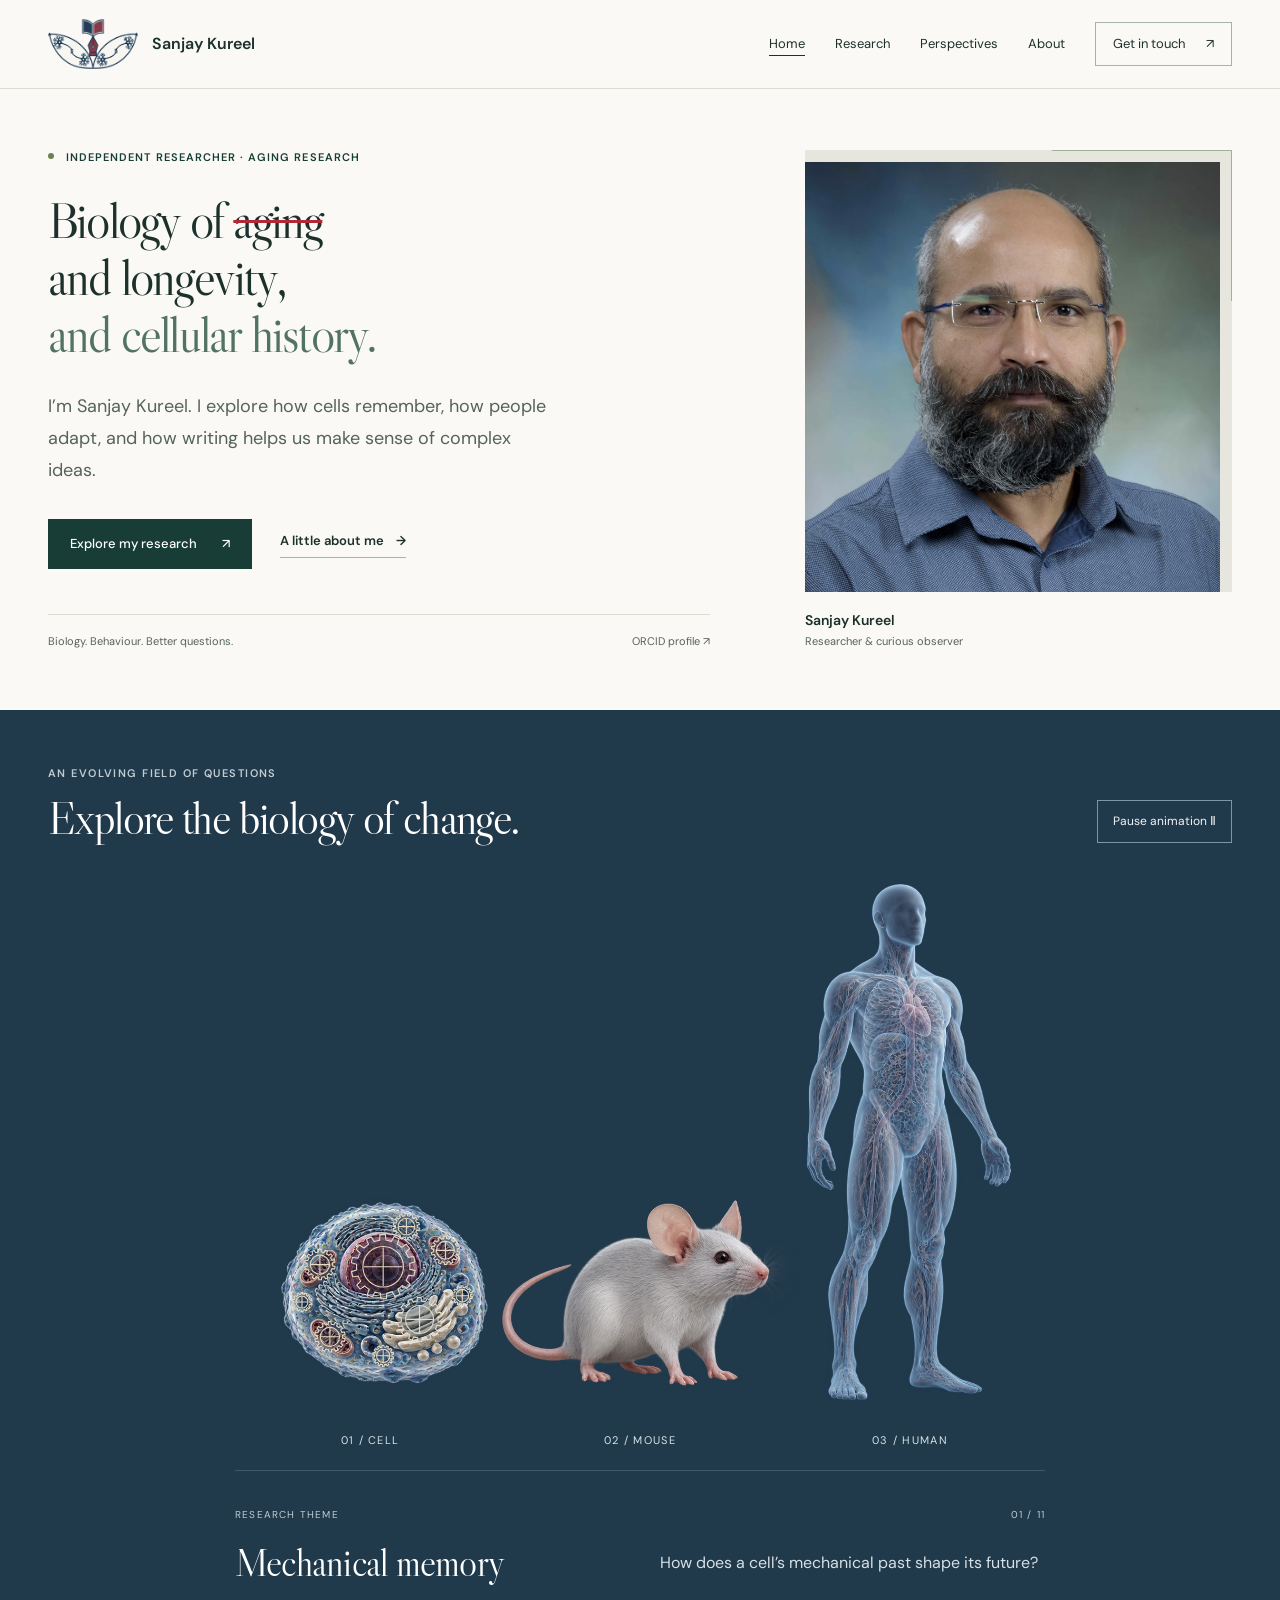
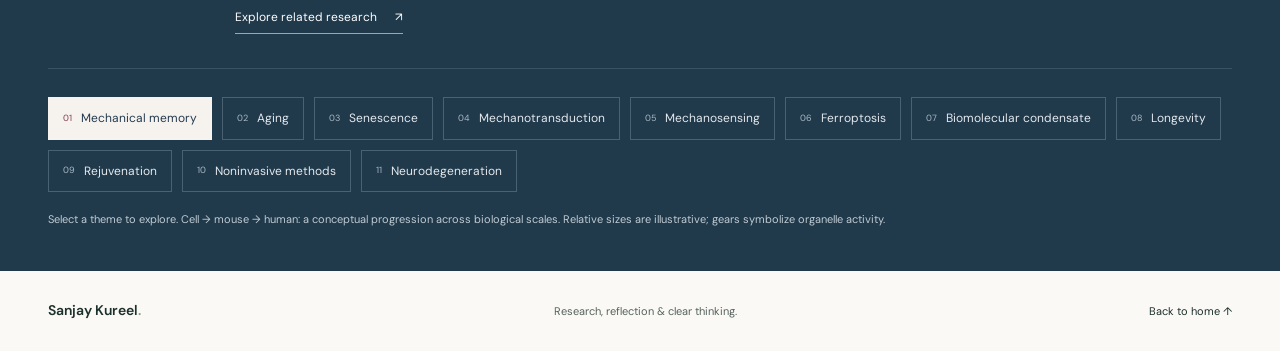
<file: index.html>
<!doctype html>
<html lang="en">
<head>
  <meta charset="utf-8">
  <meta name="viewport" content="width=device-width, initial-scale=1">
  <meta name="description" content="Sanjay Kureel is an independent researcher exploring cellular memory, mechanobiology and aging, alongside human behaviour and scientific writing.">
  <meta name="theme-color" content="#173d36">
  <meta property="og:title" content="Sanjay Kureel — Research, reflection & clear thinking">
  <meta property="og:description" content="Exploring how cells remember, how people adapt, and how writing brings clarity to ideas.">
  <meta property="og:type" content="website">
  <meta property="og:url" content="https://sanjaykumarkureel.github.io/sanjayk-personal-website/">
  <title>Sanjay Kureel — Research, reflection & clear thinking</title>
  <link rel="canonical" href="https://sanjaykumarkureel.github.io/sanjayk-personal-website/">
  <link rel="icon" type="image/png" href="skk-logo-color.png">
  <link rel="preconnect" href="https://fonts.googleapis.com">
  <link rel="preconnect" href="https://fonts.gstatic.com" crossorigin>
  <link href="https://fonts.googleapis.com/css2?family=DM+Sans:wght@400;500;600;700&family=Libre+Caslon+Display&display=swap" rel="stylesheet">
  <link rel="stylesheet" href="styles.css?v=scale-5">
  <script src="script.js?v=dynamic-1" defer></script>
</head>
<body>
  <a class="skip-link" href="#main">Skip to content</a>
  <header class="site-header">
    <div class="header-inner wrap">
      <a class="brand" href="index.html" aria-label="Sanjay Kureel home"><img class="personal-logo" src="skk-logo-color.png" alt="Sanjay Kureel’s original logo"><span>Sanjay Kureel</span></a>
      <button class="menu-toggle" type="button" aria-expanded="false" aria-controls="navigation">Menu <span aria-hidden="true">☰</span></button>
      <nav id="navigation" aria-label="Main navigation">
        <a href="index.html" aria-current="page">Home</a>
        <a href="research.html">Research</a><a href="perspectives.html">Perspectives</a><a href="about.html">About</a><a class="nav-contact" href="contact.html">Get in touch <span aria-hidden="true">↗</span></a>
      </nav>
    </div>
  </header>
  <main id="main" class="home-page">
    <section class="hero wrap" id="top" aria-labelledby="hero-title">
      <div class="hero-copy longevity-hero">
        <p class="eyebrow"><span class="status-dot" aria-hidden="true"></span> Independent researcher · Aging research</p>
        <h1 id="hero-title">Biology of <span class="aging-strike">aging</span><br>and longevity,<br><em>and cellular history.</em></h1>
        <p class="hero-intro">I’m Sanjay Kureel. I explore how cells remember, how people adapt, and how writing helps us make sense of complex ideas.</p>
        <div class="hero-actions"><a class="button" href="research.html">Explore my research <span aria-hidden="true">↗</span></a><a class="text-link" href="about.html">A little about me <span aria-hidden="true">→</span></a></div>
        <div class="hero-footnote"><span>Biology. Behaviour. Better questions.</span><a href="https://orcid.org/0000-0003-0562-0316" target="_blank" rel="noopener noreferrer">ORCID profile <span aria-hidden="true">↗</span></a></div>
      </div>
      <figure class="portrait">
        <div class="portrait-frame"><img src="https://sanjaykumarkureel.github.io/sanjayk-personal-website/Sanjay02.jpg" alt="Portrait of Sanjay Kureel" width="600" height="740" fetchpriority="high"></div>
        <figcaption><span>Sanjay Kureel</span><span>Researcher & curious observer</span></figcaption>
      </figure>
    </section>
    <section class="research-showcase" aria-labelledby="showcase-title"><div class="wrap">
      <div class="showcase-heading"><div><p class="eyebrow">An evolving field of questions</p><h2 id="showcase-title">Explore the biology of change.</h2></div><button id="topic-play" type="button" hidden>Pause animation <span aria-hidden="true">Ⅱ</span></button></div>
      <div class="showcase-layout scale-layout"><figure class="topic-visual scale-visual"><div class="cell-animation-stage"><img src="cell-mouse-human.png" width="1536" height="1024" loading="lazy" alt="Progression from a cell with animated organelle gears to a laboratory mouse and a human figure, increasing in visual size"><svg class="organelle-overlay" viewBox="0 0 1536 1024" aria-hidden="true"><g class="cell-overlay-gear" style="transform-origin:281px 739px;animation-duration:30.5s;animation-direction:normal"><polygon points="331.6,739.0 331.4,743.5 341.5,746.6 339.4,756.5 328.9,755.3 326.7,760.8 326.6,761.0 324.5,765.0 332.2,772.1 326.0,780.2 317.1,774.5 312.7,778.4 312.6,778.6 308.9,781.3 312.8,791.1 303.7,795.6 298.2,786.6 292.5,788.3 292.3,788.4 287.8,789.2 287.0,799.7 276.9,799.9 275.8,789.4 270.0,788.4 269.7,788.4 265.4,787.2 260.1,796.3 250.9,792.1 254.4,782.1 249.6,778.7 249.4,778.6 246.0,775.6 237.3,781.5 230.9,773.7 238.4,766.3 235.5,761.2 235.4,761.0 233.6,756.8 223.2,758.4 220.8,748.5 230.7,745.1 230.4,739.2 230.4,739.0 230.6,734.5 220.5,731.4 222.6,721.5 233.1,722.7 235.3,717.2 235.4,717.0 237.5,713.0 229.8,705.9 236.0,697.8 244.9,703.5 249.3,699.6 249.4,699.4 253.1,696.7 249.2,686.9 258.3,682.4 263.8,691.4 269.5,689.7 269.7,689.6 274.2,688.8 275.0,678.3 285.1,678.1 286.2,688.6 292.0,689.6 292.3,689.6 296.6,690.8 301.9,681.7 311.1,685.9 307.6,695.9 312.4,699.3 312.6,699.4 316.0,702.4 324.7,696.5 331.1,704.3 323.6,711.7 326.5,716.8 326.6,717.0 328.4,721.2 338.8,719.6 341.2,729.5 331.3,732.9 331.6,738.8" fill="#20394b55" stroke="#e8dbc4" stroke-width="2"/><circle cx="281" cy="739" r="38.43" fill="none" stroke="#e8dbc4" stroke-width="2"/><path d="M244.4 739H317.6M281 702.4V775.6" stroke="#e8dbc4" stroke-width="2"/></g><g class="cell-overlay-gear" style="transform-origin:161px 735px;animation-duration:14.5s;animation-direction:reverse"><polygon points="185.1,735.0 185.0,737.2 189.8,738.6 188.8,743.3 183.8,742.7 182.7,745.3 182.7,745.4 181.7,747.3 185.3,750.8 182.4,754.6 178.2,751.9 176.1,753.8 176.0,753.8 174.3,755.1 176.1,759.8 171.8,761.9 169.2,757.6 166.5,758.4 166.4,758.5 164.2,758.9 163.9,763.9 159.0,763.9 158.5,758.9 155.7,758.5 155.6,758.5 153.6,757.9 151.1,762.2 146.7,760.2 148.4,755.5 146.1,753.9 146.0,753.8 144.4,752.4 140.2,755.2 137.2,751.5 140.7,748.0 139.4,745.5 139.3,745.4 138.5,743.5 133.5,744.2 132.4,739.5 137.1,737.9 136.9,735.1 136.9,735.0 137.0,732.8 132.2,731.4 133.2,726.7 138.2,727.3 139.3,724.7 139.3,724.6 140.3,722.7 136.7,719.2 139.6,715.4 143.8,718.1 145.9,716.2 146.0,716.2 147.7,714.9 145.9,710.2 150.2,708.1 152.8,712.4 155.5,711.6 155.6,711.5 157.8,711.1 158.1,706.1 163.0,706.1 163.5,711.1 166.3,711.5 166.4,711.5 168.4,712.1 170.9,707.8 175.3,709.8 173.6,714.5 175.9,716.1 176.0,716.2 177.6,717.6 181.8,714.8 184.8,718.5 181.3,722.0 182.6,724.5 182.7,724.6 183.5,726.5 188.5,725.8 189.6,730.5 184.9,732.1 185.1,734.9" fill="#20394b55" stroke="#e8dbc4" stroke-width="2"/><circle cx="161" cy="735" r="18.27" fill="none" stroke="#e8dbc4" stroke-width="2"/><path d="M143.6 735H178.4M161 717.6V752.4" stroke="#e8dbc4" stroke-width="2"/></g><g class="cell-overlay-gear" style="transform-origin:399px 708px;animation-duration:13.5s;animation-direction:normal"><polygon points="421.4,708.0 421.3,710.0 425.8,711.4 424.9,715.8 420.2,715.2 419.2,717.6 419.2,717.7 418.2,719.5 421.7,722.7 418.9,726.2 415.0,723.7 413.1,725.5 413.0,725.5 411.3,726.7 413.1,731.1 409.1,733.1 406.6,729.1 404.1,729.8 404.0,729.8 402.0,730.2 401.7,734.9 397.2,734.9 396.7,730.3 394.1,729.9 394.0,729.8 392.1,729.3 389.7,733.4 385.7,731.5 387.2,727.1 385.1,725.6 385.0,725.5 383.5,724.2 379.7,726.8 376.8,723.4 380.1,720.1 378.9,717.8 378.8,717.7 378.0,715.9 373.4,716.6 372.3,712.2 376.8,710.7 376.6,708.1 376.6,708.0 376.7,706.0 372.2,704.6 373.1,700.2 377.8,700.8 378.8,698.4 378.8,698.3 379.8,696.5 376.3,693.3 379.1,689.8 383.0,692.3 384.9,690.5 385.0,690.5 386.7,689.3 384.9,684.9 388.9,682.9 391.4,686.9 393.9,686.2 394.0,686.2 396.0,685.8 396.3,681.1 400.8,681.1 401.3,685.7 403.9,686.1 404.0,686.2 405.9,686.7 408.3,682.6 412.3,684.5 410.8,688.9 412.9,690.4 413.0,690.5 414.5,691.8 418.3,689.2 421.2,692.6 417.9,695.9 419.1,698.2 419.2,698.3 420.0,700.1 424.6,699.4 425.7,703.8 421.2,705.3 421.4,707.9" fill="#20394b55" stroke="#e8dbc4" stroke-width="2"/><circle cx="399" cy="708" r="17.01" fill="none" stroke="#e8dbc4" stroke-width="2"/><path d="M382.8 708H415.2M399 691.8V724.2" stroke="#e8dbc4" stroke-width="2"/></g><g class="cell-overlay-gear" style="transform-origin:180px 872px;animation-duration:14.5s;animation-direction:reverse"><polygon points="204.1,872.0 204.0,874.2 208.8,875.6 207.8,880.3 202.8,879.7 201.7,882.3 201.7,882.4 200.7,884.3 204.3,887.8 201.4,891.6 197.2,888.9 195.1,890.8 195.0,890.8 193.3,892.1 195.1,896.8 190.8,898.9 188.2,894.6 185.5,895.4 185.4,895.5 183.2,895.9 182.9,900.9 178.0,900.9 177.5,895.9 174.7,895.5 174.6,895.5 172.6,894.9 170.1,899.2 165.7,897.2 167.4,892.5 165.1,890.9 165.0,890.8 163.4,889.4 159.2,892.2 156.2,888.5 159.7,885.0 158.4,882.5 158.3,882.4 157.5,880.5 152.5,881.2 151.4,876.5 156.1,874.9 155.9,872.1 155.9,872.0 156.0,869.8 151.2,868.4 152.2,863.7 157.2,864.3 158.3,861.7 158.3,861.6 159.3,859.7 155.7,856.2 158.6,852.4 162.8,855.1 164.9,853.2 165.0,853.2 166.7,851.9 164.9,847.2 169.2,845.1 171.8,849.4 174.5,848.6 174.6,848.5 176.8,848.1 177.1,843.1 182.0,843.1 182.5,848.1 185.3,848.5 185.4,848.5 187.4,849.1 189.9,844.8 194.3,846.8 192.6,851.5 194.9,853.1 195.0,853.2 196.6,854.6 200.8,851.8 203.8,855.5 200.3,859.0 201.6,861.5 201.7,861.6 202.5,863.5 207.5,862.8 208.6,867.5 203.9,869.1 204.1,871.9" fill="#20394b55" stroke="#e8dbc4" stroke-width="2"/><circle cx="180" cy="872" r="18.27" fill="none" stroke="#e8dbc4" stroke-width="2"/><path d="M162.6 872H197.4M180 854.6V889.4" stroke="#e8dbc4" stroke-width="2"/></g><g class="cell-overlay-gear" style="transform-origin:350px 839px;animation-duration:21.0s;animation-direction:normal"><polygon points="384.9,839.0 384.7,842.1 391.7,844.3 390.2,851.1 383.0,850.2 381.5,854.0 381.4,854.1 379.9,856.9 385.3,861.8 381.0,867.3 374.9,863.4 371.9,866.2 371.7,866.3 369.2,868.1 371.9,874.9 365.6,878.0 361.8,871.8 357.9,873.0 357.8,873.0 354.7,873.5 354.1,880.8 347.2,880.9 346.4,873.7 342.4,873.0 342.2,873.0 339.2,872.2 335.6,878.5 329.3,875.5 331.7,868.7 328.4,866.4 328.3,866.3 325.9,864.2 319.9,868.3 315.5,862.9 320.7,857.8 318.7,854.3 318.6,854.1 317.4,851.2 310.2,852.3 308.5,845.6 315.4,843.2 315.1,839.2 315.1,839.0 315.3,835.9 308.3,833.7 309.8,826.9 317.0,827.8 318.5,824.0 318.6,823.9 320.1,821.1 314.7,816.2 319.0,810.7 325.1,814.6 328.1,811.8 328.3,811.7 330.8,809.9 328.1,803.1 334.4,800.0 338.2,806.2 342.1,805.0 342.2,805.0 345.3,804.5 345.9,797.2 352.8,797.1 353.6,804.3 357.6,805.0 357.8,805.0 360.8,805.8 364.4,799.5 370.7,802.5 368.3,809.3 371.6,811.6 371.7,811.7 374.1,813.8 380.1,809.7 384.5,815.1 379.3,820.2 381.3,823.7 381.4,823.9 382.6,826.8 389.8,825.7 391.5,832.4 384.6,834.8 384.9,838.8" fill="#20394b55" stroke="#e8dbc4" stroke-width="2"/><circle cx="350" cy="839" r="26.46" fill="none" stroke="#e8dbc4" stroke-width="2"/><path d="M324.8 839H375.2M350 813.8V864.2" stroke="#e8dbc4" stroke-width="2"/></g><g class="cell-overlay-gear" style="transform-origin:325px 663px;animation-duration:12.5s;animation-direction:reverse"><polygon points="345.8,663.0 345.7,664.9 349.8,666.1 348.9,670.2 344.6,669.7 343.7,671.9 343.7,672.0 342.8,673.6 346.0,676.6 343.5,679.9 339.8,677.5 338.0,679.2 337.9,679.2 336.4,680.3 338.0,684.3 334.3,686.2 332.0,682.5 329.7,683.2 329.6,683.2 327.8,683.6 327.5,687.9 323.3,687.9 322.9,683.6 320.5,683.3 320.4,683.2 318.6,682.7 316.4,686.5 312.7,684.7 314.1,680.7 312.1,679.3 312.1,679.2 310.7,678.0 307.1,680.4 304.4,677.2 307.5,674.2 306.3,672.1 306.3,672.0 305.6,670.3 301.3,670.9 300.3,666.9 304.4,665.5 304.3,663.1 304.2,663.0 304.3,661.1 300.2,659.9 301.1,655.8 305.4,656.3 306.3,654.1 306.3,654.0 307.2,652.4 304.0,649.4 306.5,646.1 310.2,648.5 312.0,646.8 312.1,646.8 313.6,645.7 312.0,641.7 315.7,639.8 318.0,643.5 320.3,642.8 320.4,642.8 322.2,642.4 322.5,638.1 326.7,638.1 327.1,642.4 329.5,642.7 329.6,642.8 331.4,643.3 333.6,639.5 337.3,641.3 335.9,645.3 337.9,646.7 337.9,646.8 339.3,648.0 342.9,645.6 345.6,648.8 342.5,651.8 343.7,653.9 343.7,654.0 344.4,655.7 348.7,655.1 349.7,659.1 345.6,660.5 345.7,662.9" fill="#20394b55" stroke="#e8dbc4" stroke-width="2"/><circle cx="325" cy="663" r="15.75" fill="none" stroke="#e8dbc4" stroke-width="2"/><path d="M310.0 663H340.0M325 648.0V678.0" stroke="#e8dbc4" stroke-width="2"/></g><g class="cell-overlay-gear" style="transform-origin:127px 806px;animation-duration:9.0s;animation-direction:normal"><polygon points="141.9,806.0 141.9,807.3 144.9,808.3 144.2,811.2 141.1,810.8 140.5,812.4 140.5,812.5 139.8,813.7 142.1,815.8 140.3,818.1 137.7,816.5 136.4,817.6 136.3,817.7 135.2,818.5 136.4,821.4 133.7,822.7 132.1,820.1 130.4,820.6 130.3,820.6 129.0,820.8 128.8,823.9 125.8,824.0 125.5,820.9 123.7,820.6 123.7,820.6 122.4,820.2 120.8,822.9 118.1,821.7 119.2,818.7 117.7,817.7 117.7,817.7 116.7,816.8 114.1,818.6 112.2,816.3 114.4,814.1 113.6,812.5 113.5,812.5 113.0,811.2 109.9,811.7 109.2,808.8 112.2,807.8 112.1,806.1 112.1,806.0 112.1,804.7 109.1,803.7 109.8,800.8 112.9,801.2 113.5,799.6 113.5,799.5 114.2,798.3 111.9,796.2 113.7,793.9 116.3,795.5 117.6,794.4 117.7,794.3 118.8,793.5 117.6,790.6 120.3,789.3 121.9,791.9 123.6,791.4 123.7,791.4 125.0,791.2 125.2,788.1 128.2,788.0 128.5,791.1 130.3,791.4 130.3,791.4 131.6,791.8 133.2,789.1 135.9,790.3 134.8,793.3 136.3,794.3 136.3,794.3 137.3,795.2 139.9,793.4 141.8,795.7 139.6,797.9 140.4,799.5 140.5,799.5 141.0,800.8 144.1,800.3 144.8,803.2 141.8,804.2 141.9,805.9" fill="#20394b55" stroke="#e8dbc4" stroke-width="2"/><circle cx="127" cy="806" r="11.34" fill="none" stroke="#e8dbc4" stroke-width="2"/><path d="M116.2 806H137.8M127 795.2V816.8" stroke="#e8dbc4" stroke-width="2"/></g><g class="cell-overlay-gear" style="transform-origin:431px 794px;animation-duration:9.5s;animation-direction:reverse"><polygon points="446.8,794.0 446.7,795.4 449.9,796.4 449.2,799.5 445.9,799.1 445.2,800.8 445.2,800.8 444.5,802.1 447.0,804.3 445.0,806.8 442.3,805.1 440.9,806.3 440.8,806.3 439.7,807.2 440.9,810.2 438.1,811.6 436.3,808.8 434.6,809.4 434.5,809.4 433.1,809.6 432.9,812.9 429.7,813.0 429.4,809.7 427.6,809.4 427.5,809.4 426.1,809.0 424.5,811.8 421.6,810.5 422.7,807.4 421.2,806.4 421.2,806.3 420.1,805.4 417.4,807.3 415.4,804.8 417.7,802.5 416.8,800.9 416.8,800.8 416.2,799.5 413.0,800.0 412.2,797.0 415.3,795.9 415.2,794.1 415.2,794.0 415.3,792.6 412.1,791.6 412.8,788.5 416.1,788.9 416.8,787.2 416.8,787.2 417.5,785.9 415.0,783.7 417.0,781.2 419.7,782.9 421.1,781.7 421.2,781.7 422.3,780.8 421.1,777.8 423.9,776.4 425.7,779.2 427.4,778.6 427.5,778.6 428.9,778.4 429.1,775.1 432.3,775.0 432.6,778.3 434.4,778.6 434.5,778.6 435.9,779.0 437.5,776.2 440.4,777.5 439.3,780.6 440.8,781.6 440.8,781.7 441.9,782.6 444.6,780.7 446.6,783.2 444.3,785.5 445.2,787.1 445.2,787.2 445.8,788.5 449.0,788.0 449.8,791.0 446.7,792.1 446.8,793.9" fill="#20394b55" stroke="#e8dbc4" stroke-width="2"/><circle cx="431" cy="794" r="11.97" fill="none" stroke="#e8dbc4" stroke-width="2"/><path d="M419.6 794H442.4M431 782.6V805.4" stroke="#e8dbc4" stroke-width="2"/></g><g class="cell-overlay-gear" style="transform-origin:281px 908px;animation-duration:10.0s;animation-direction:normal"><polygon points="297.6,908.0 297.5,909.5 300.8,910.5 300.2,913.8 296.7,913.3 296.0,915.1 296.0,915.2 295.3,916.5 297.8,918.9 295.8,921.5 292.8,919.6 291.4,920.9 291.3,921.0 290.1,921.9 291.4,925.1 288.4,926.6 286.6,923.6 284.8,924.2 284.7,924.2 283.2,924.4 283.0,927.9 279.7,928.0 279.3,924.5 277.4,924.2 277.3,924.2 275.9,923.8 274.1,926.8 271.1,925.4 272.3,922.1 270.7,921.0 270.7,921.0 269.5,920.0 266.7,922.0 264.6,919.4 267.0,917.0 266.1,915.3 266.0,915.2 265.5,913.8 262.0,914.4 261.2,911.1 264.5,910.0 264.4,908.1 264.4,908.0 264.5,906.5 261.2,905.5 261.8,902.2 265.3,902.7 266.0,900.9 266.0,900.8 266.7,899.5 264.2,897.1 266.2,894.5 269.2,896.4 270.6,895.1 270.7,895.0 271.9,894.1 270.6,890.9 273.6,889.4 275.4,892.4 277.2,891.8 277.3,891.8 278.8,891.6 279.0,888.1 282.3,888.0 282.7,891.5 284.6,891.8 284.7,891.8 286.1,892.2 287.9,889.2 290.9,890.6 289.7,893.9 291.3,895.0 291.3,895.0 292.5,896.0 295.3,894.0 297.4,896.6 295.0,899.0 295.9,900.7 296.0,900.8 296.5,902.2 300.0,901.6 300.8,904.9 297.5,906.0 297.6,907.9" fill="#20394b55" stroke="#e8dbc4" stroke-width="2"/><circle cx="281" cy="908" r="12.6" fill="none" stroke="#e8dbc4" stroke-width="2"/><path d="M269.0 908H293.0M281 896.0V920.0" stroke="#e8dbc4" stroke-width="2"/></g></svg></div><figcaption class="scale-labels"><span>01 / CELL</span><span>02 / MOUSE</span><span>03 / HUMAN</span></figcaption></figure>
      <div class="topic-spotlight" id="topic-spotlight" aria-live="off"><p class="topic-position">RESEARCH THEME <span id="topic-number">01 / 11</span></p><h3 id="topic-name">Mechanical memory</h3><p id="topic-question">How does a cell’s mechanical past shape its future?</p><a href="research.html#publications">Explore related research <span aria-hidden="true">↗</span></a></div></div>
      <div class="topic-grid" role="group" aria-label="Explore research themes"><button type="button" class="topic-chip" data-question="How does a cell’s mechanical past shape its future?" aria-pressed="true" aria-controls="topic-spotlight"><span>01</span>Mechanical memory</button><button type="button" class="topic-chip" data-question="How do changes in cells and tissues accumulate over time?" aria-pressed="false" aria-controls="topic-spotlight"><span>02</span>Aging</button><button type="button" class="topic-chip" data-question="What determines whether a senescent state can be changed?" aria-pressed="false" aria-controls="topic-spotlight"><span>03</span>Senescence</button><button type="button" class="topic-chip" data-question="How do physical forces become biological signals?" aria-pressed="false" aria-controls="topic-spotlight"><span>04</span>Mechanotransduction</button><button type="button" class="topic-chip" data-question="How do cells sense the physical properties of their environment?" aria-pressed="false" aria-controls="topic-spotlight"><span>05</span>Mechanosensing</button><button type="button" class="topic-chip" data-question="How might ferroptosis connect to senescence and aging?" aria-pressed="false" aria-controls="topic-spotlight"><span>06</span>Ferroptosis</button><button type="button" class="topic-chip" data-question="How might biomolecular organization shape cellular state?" aria-pressed="false" aria-controls="topic-spotlight"><span>07</span>Biomolecular condensate</button><button type="button" class="topic-chip" data-question="What helps biological systems maintain function over time?" aria-pressed="false" aria-controls="topic-spotlight"><span>08</span>Longevity</button><button type="button" class="topic-chip" data-question="Can altered cellular states be restored toward healthier function?" aria-pressed="false" aria-controls="topic-spotlight"><span>09</span>Rejuvenation</button><button type="button" class="topic-chip" data-question="How can we influence cellular function without invasive interventions?" aria-pressed="false" aria-controls="topic-spotlight"><span>10</span>Noninvasive methods</button><button type="button" class="topic-chip" data-question="How might cellular history influence the loss of neural function?" aria-pressed="false" aria-controls="topic-spotlight"><span>11</span>Neurodegeneration</button></div><p class="showcase-note">Select a theme to explore. Cell → mouse → human: a conceptual progression across biological scales. Relative sizes are illustrative; gears symbolize organelle activity.</p>
    </div></section>
  </main>
  <footer class="wrap"><a class="brand" href="index.html">Sanjay Kureel<span class="brand-dot">.</span></a><p>Research, reflection & clear thinking.</p><a class="back-top" href="index.html">Back to home ↑</a></footer>
</body>
</html>
</file>
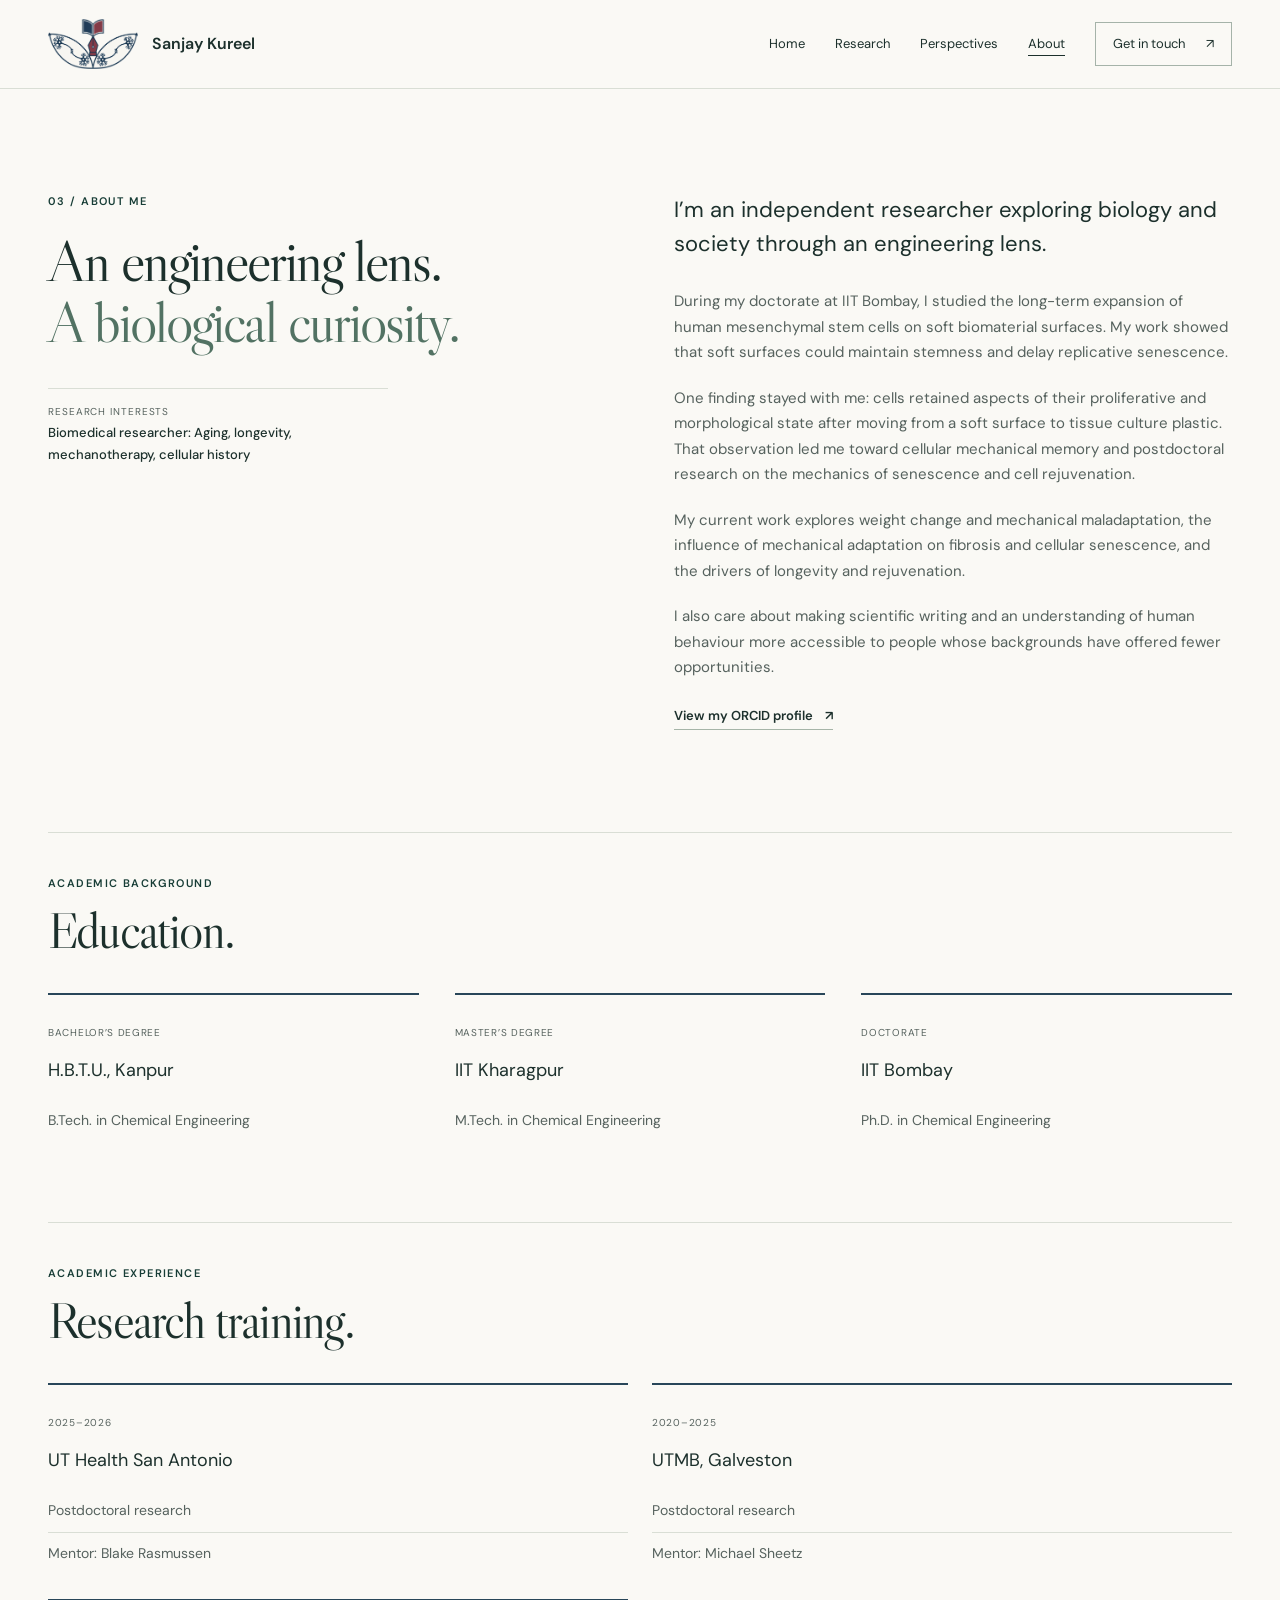
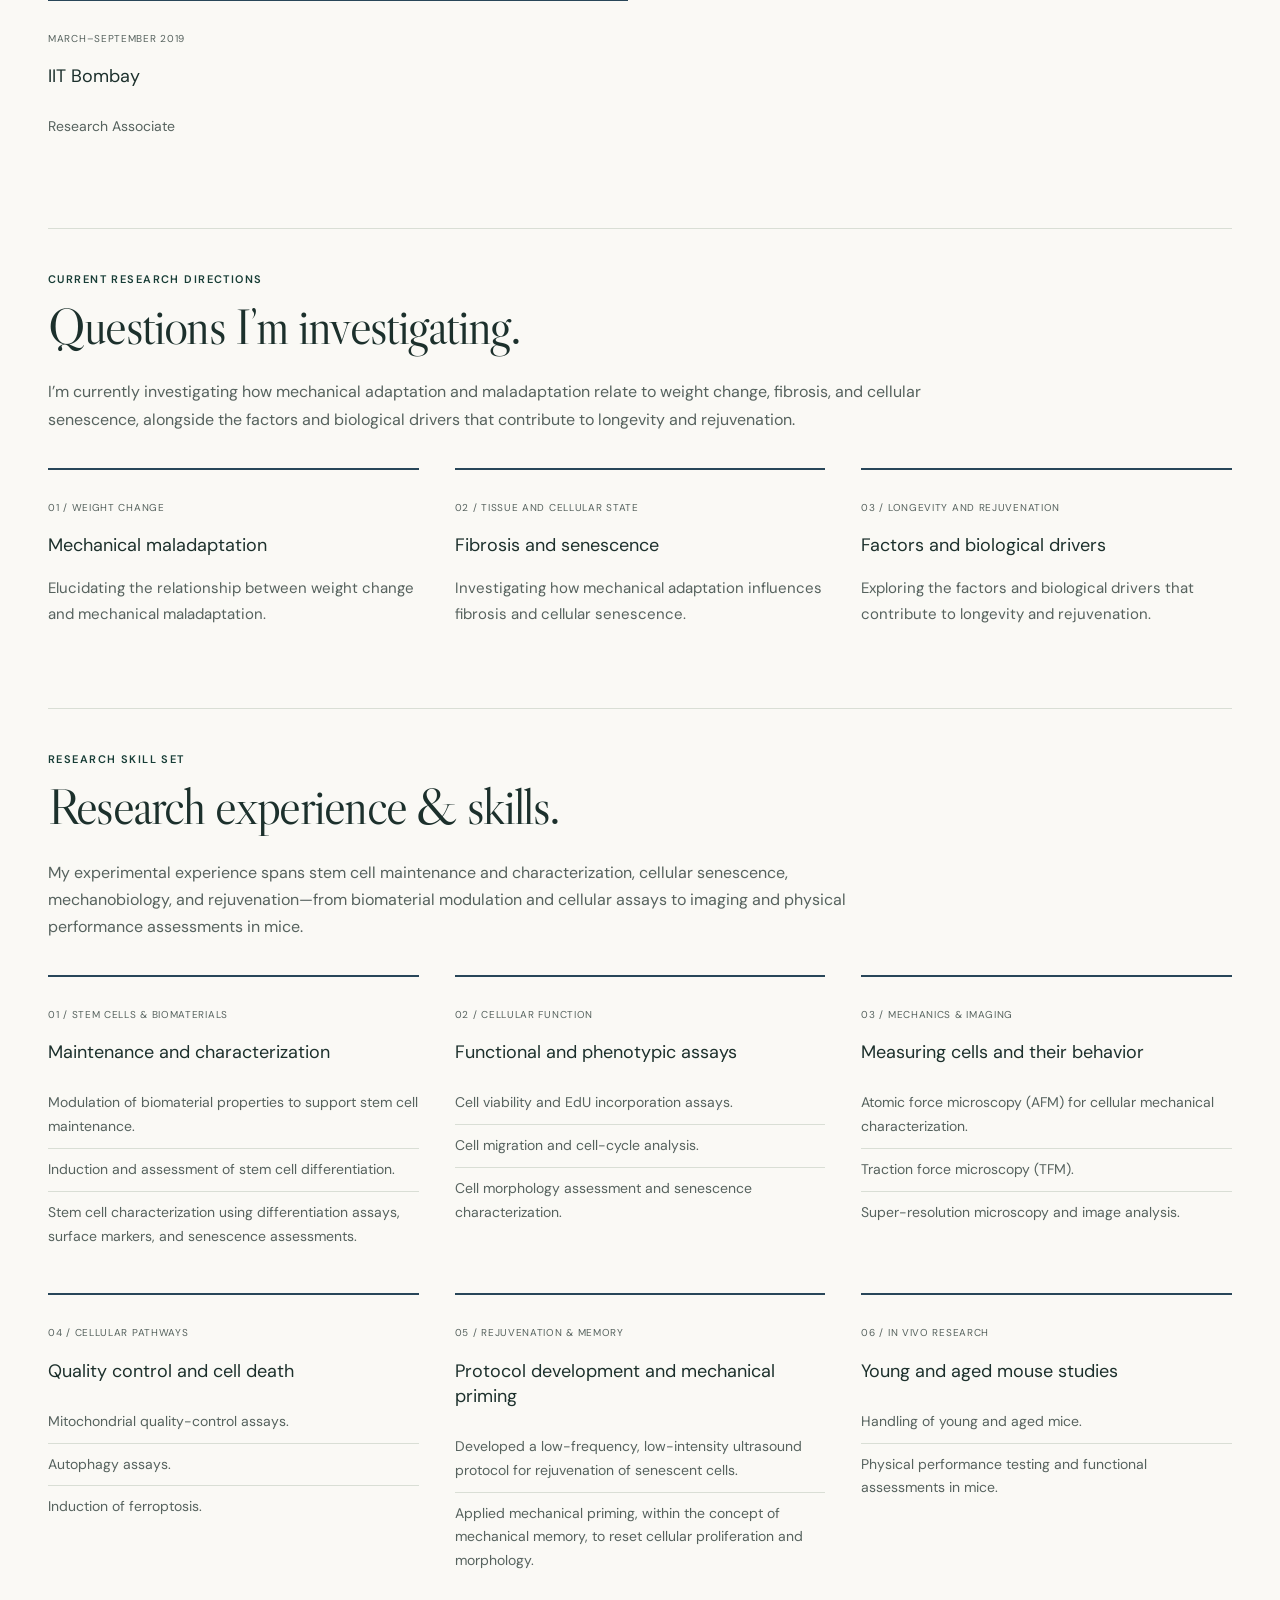
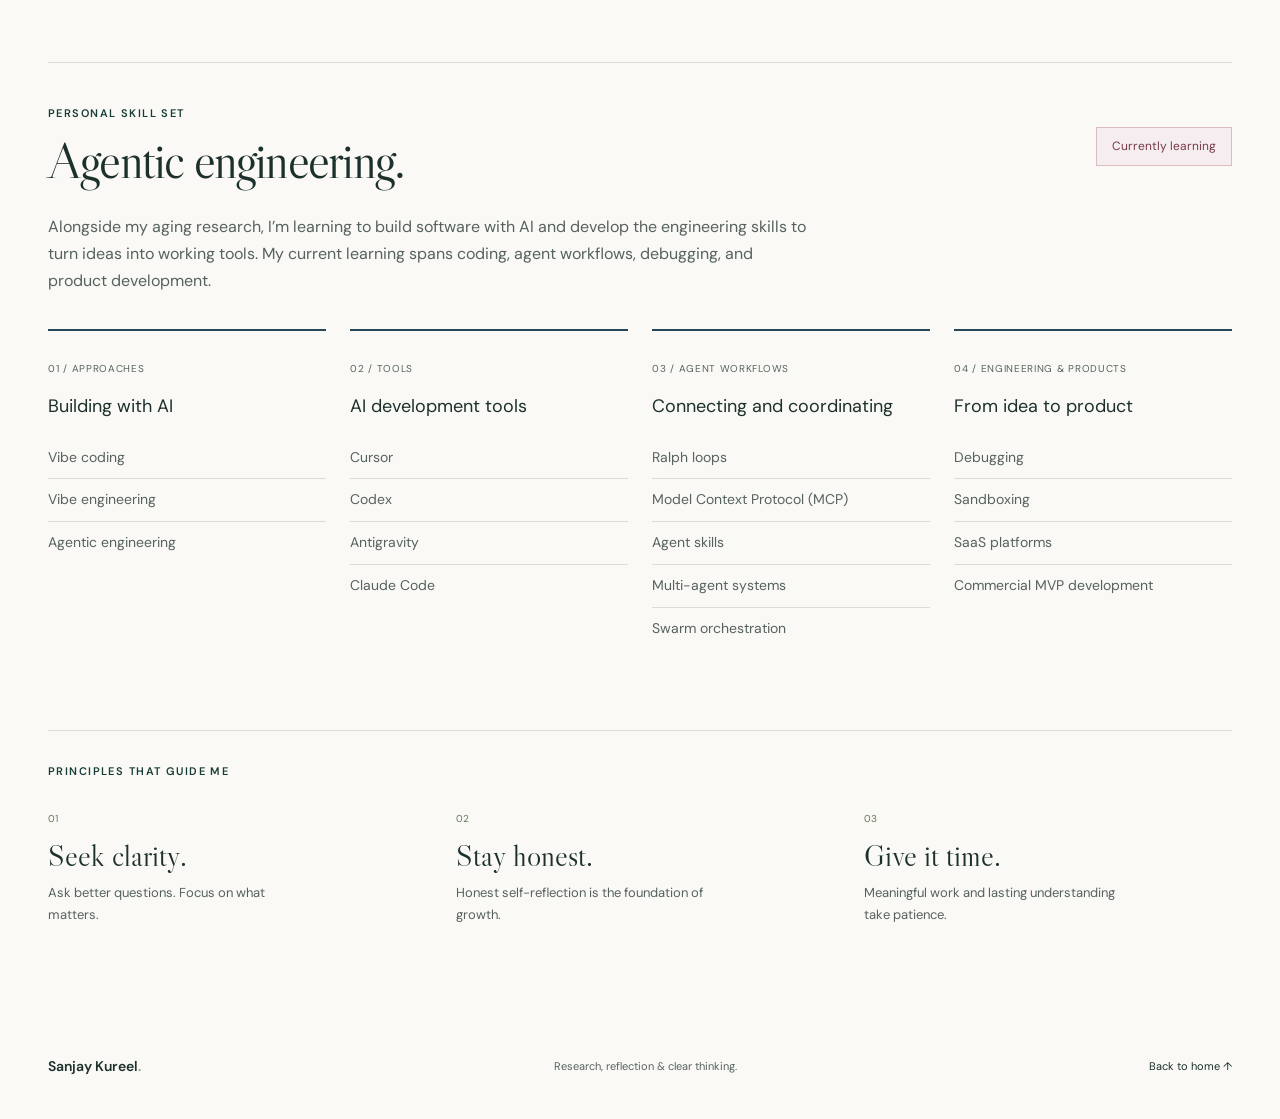
<file: about.html>
<!doctype html>
<html lang="en">
<head>
  <meta charset="utf-8">
  <meta name="viewport" content="width=device-width, initial-scale=1">
  <meta name="description" content="Sanjay Kureel is an independent researcher exploring cellular memory, mechanobiology and aging, alongside human behaviour and scientific writing.">
  <meta name="theme-color" content="#173d36">
  <meta property="og:title" content="About — Sanjay Kureel">
  <meta property="og:description" content="Exploring how cells remember, how people adapt, and how writing brings clarity to ideas.">
  <meta property="og:type" content="website">
  <meta property="og:url" content="https://sanjaykumarkureel.github.io/sanjayk-personal-website/about.html">
  <title>About — Sanjay Kureel</title>
  <link rel="canonical" href="https://sanjaykumarkureel.github.io/sanjayk-personal-website/about.html">
  <link rel="icon" type="image/png" href="skk-logo-color.png">
  <link rel="preconnect" href="https://fonts.googleapis.com">
  <link rel="preconnect" href="https://fonts.gstatic.com" crossorigin>
  <link href="https://fonts.googleapis.com/css2?family=DM+Sans:wght@400;500;600;700&family=Libre+Caslon+Display&display=swap" rel="stylesheet">
  <link rel="stylesheet" href="styles.css">
  <link rel="stylesheet" href="skills.css?v=training-4">
  <script src="script.js" defer></script>
</head>
<body>
  <a class="skip-link" href="#main">Skip to content</a>
  <header class="site-header">
    <div class="header-inner wrap">
      <a class="brand" href="index.html" aria-label="Sanjay Kureel home"><img class="personal-logo" src="skk-logo-color.png" alt="Sanjay Kureel’s original logo"><span>Sanjay Kureel</span></a>
      <button class="menu-toggle" type="button" aria-expanded="false" aria-controls="navigation">Menu <span aria-hidden="true">☰</span></button>
      <nav id="navigation" aria-label="Main navigation">
        <a href="index.html">Home</a>
        <a href="research.html">Research</a><a href="perspectives.html">Perspectives</a><a href="about.html" aria-current="page">About</a><a class="nav-contact" href="contact.html">Get in touch <span aria-hidden="true">↗</span></a>
      </nav>
    </div>
  </header>
  <main id="main" class="inner-page">    <section class="section wrap about" id="about" aria-labelledby="about-title">
      <div class="about-heading"><p class="eyebrow">03 / About me</p><h1 id="about-title">An engineering lens.<br><em>A biological curiosity.</em></h1><div class="profile-facts"><div><span>Research interests</span><strong>Biomedical researcher: Aging, longevity, mechanotherapy, cellular history</strong></div></div></div>
      <div class="about-copy"><p class="lead">I’m an independent researcher exploring biology and society through an engineering lens.</p><p>During my doctorate at IIT Bombay, I studied the long-term expansion of human mesenchymal stem cells on soft biomaterial surfaces. My work showed that soft surfaces could maintain stemness and delay replicative senescence.</p><p>One finding stayed with me: cells retained aspects of their proliferative and morphological state after moving from a soft surface to tissue culture plastic. That observation led me toward cellular mechanical memory and postdoctoral research on the mechanics of senescence and cell rejuvenation.</p><p>My current work explores weight change and mechanical maladaptation, the influence of mechanical adaptation on fibrosis and cellular senescence, and the drivers of longevity and rejuvenation.</p><p>I also care about making scientific writing and an understanding of human behaviour more accessible to people whose backgrounds have offered fewer opportunities.</p><a class="text-link" href="https://orcid.org/0000-0003-0562-0316" target="_blank" rel="noopener noreferrer">View my ORCID profile <span aria-hidden="true">↗</span></a></div>
    </section>



    <section class="personal-skills wrap" id="education" aria-labelledby="education-title">
      <div class="skills-heading"><div><p class="eyebrow">Academic background</p><h2 id="education-title">Education.</h2></div></div>
      <div class="skills-grid research-skills-grid">
        <article><span class="skills-number">Bachelor’s degree</span><h3>H.B.T.U., Kanpur</h3><ul><li>B.Tech. in Chemical Engineering</li></ul></article>
        <article><span class="skills-number">Master’s degree</span><h3>IIT Kharagpur</h3><ul><li>M.Tech. in Chemical Engineering</li></ul></article>
        <article><span class="skills-number">Doctorate</span><h3>IIT Bombay</h3><ul><li>Ph.D. in Chemical Engineering</li></ul></article>
      </div>
    </section>
    <section class="personal-skills wrap" id="research-training" aria-labelledby="research-training-title">
      <div class="skills-heading"><div><p class="eyebrow">Academic experience</p><h2 id="research-training-title">Research training.</h2></div></div>
      <div class="skills-grid training-grid">
        <article><span class="skills-number">2025–2026</span><h3>UT Health San Antonio</h3><ul><li>Postdoctoral research</li><li>Mentor: Blake Rasmussen</li></ul></article>
        <article><span class="skills-number">2020–2025</span><h3>UTMB, Galveston</h3><ul><li>Postdoctoral research</li><li>Mentor: Michael Sheetz</li></ul></article>
        <article><span class="skills-number">March–September 2019</span><h3>IIT Bombay</h3><ul><li>Research Associate</li></ul></article>
      </div>
    </section>
    <section class="personal-skills current-research wrap" id="current-research" aria-labelledby="current-research-title">
      <div class="skills-heading"><div><p class="eyebrow">Current research directions</p><h2 id="current-research-title">Questions I’m investigating.</h2></div></div>
      <p class="skills-intro">I’m currently investigating how mechanical adaptation and maladaptation relate to weight change, fibrosis, and cellular senescence, alongside the factors and biological drivers that contribute to longevity and rejuvenation.</p>
      <div class="skills-grid research-skills-grid">
        <article><span class="skills-number">01 / Weight change</span><h3>Mechanical maladaptation</h3><p>Elucidating the relationship between weight change and mechanical maladaptation.</p></article>
        <article><span class="skills-number">02 / Tissue and cellular state</span><h3>Fibrosis and senescence</h3><p>Investigating how mechanical adaptation influences fibrosis and cellular senescence.</p></article>
        <article><span class="skills-number">03 / Longevity and rejuvenation</span><h3>Factors and biological drivers</h3><p>Exploring the factors and biological drivers that contribute to longevity and rejuvenation.</p></article>
      </div>
    </section>
    <section class="personal-skills research-skills wrap" id="research-skills" aria-labelledby="research-skills-title">
      <div class="skills-heading"><div><p class="eyebrow">Research skill set</p><h2 id="research-skills-title">Research experience &amp; skills.</h2></div></div>
      <p class="skills-intro">My experimental experience spans stem cell maintenance and characterization, cellular senescence, mechanobiology, and rejuvenation—from biomaterial modulation and cellular assays to imaging and physical performance assessments in mice.</p>
      <div class="skills-grid research-skills-grid">
        <article><span class="skills-number">01 / Stem cells &amp; biomaterials</span><h3>Maintenance and characterization</h3><ul><li>Modulation of biomaterial properties to support stem cell maintenance.</li><li>Induction and assessment of stem cell differentiation.</li><li>Stem cell characterization using differentiation assays, surface markers, and senescence assessments.</li></ul></article>
        <article><span class="skills-number">02 / Cellular function</span><h3>Functional and phenotypic assays</h3><ul><li>Cell viability and EdU incorporation assays.</li><li>Cell migration and cell-cycle analysis.</li><li>Cell morphology assessment and senescence characterization.</li></ul></article>
        <article><span class="skills-number">03 / Mechanics &amp; imaging</span><h3>Measuring cells and their behavior</h3><ul><li>Atomic force microscopy (AFM) for cellular mechanical characterization.</li><li>Traction force microscopy (TFM).</li><li>Super-resolution microscopy and image analysis.</li></ul></article>
        <article><span class="skills-number">04 / Cellular pathways</span><h3>Quality control and cell death</h3><ul><li>Mitochondrial quality-control assays.</li><li>Autophagy assays.</li><li>Induction of ferroptosis.</li></ul></article>
        <article><span class="skills-number">05 / Rejuvenation &amp; memory</span><h3>Protocol development and mechanical priming</h3><ul><li>Developed a low-frequency, low-intensity ultrasound protocol for rejuvenation of senescent cells.</li><li>Applied mechanical priming, within the concept of mechanical memory, to reset cellular proliferation and morphology.</li></ul></article>
        <article><span class="skills-number">06 / In vivo research</span><h3>Young and aged mouse studies</h3><ul><li>Handling of young and aged mice.</li><li>Physical performance testing and functional assessments in mice.</li></ul></article>
      </div>
    </section>
    <section class="personal-skills wrap" id="skills" aria-labelledby="skills-title">
      <div class="skills-heading"><div><p class="eyebrow">Personal skill set</p><h2 id="skills-title">Agentic engineering.</h2></div><span class="learning-badge">Currently learning</span></div>
      <p class="skills-intro">Alongside my aging research, I’m learning to build software with AI and develop the engineering skills to turn ideas into working tools. My current learning spans coding, agent workflows, debugging, and product development.</p>
      <div class="skills-grid">
        <article><span class="skills-number">01 / Approaches</span><h3>Building with AI</h3><ul><li>Vibe coding</li><li>Vibe engineering</li><li>Agentic engineering</li></ul></article>
        <article><span class="skills-number">02 / Tools</span><h3>AI development tools</h3><ul><li>Cursor</li><li>Codex</li><li>Antigravity</li><li>Claude Code</li></ul></article>
        <article><span class="skills-number">03 / Agent workflows</span><h3>Connecting and coordinating</h3><ul><li>Ralph loops</li><li>Model Context Protocol (MCP)</li><li>Agent skills</li><li>Multi-agent systems</li><li>Swarm orchestration</li></ul></article>
        <article><span class="skills-number">04 / Engineering &amp; products</span><h3>From idea to product</h3><ul><li>Debugging</li><li>Sandboxing</li><li>SaaS platforms</li><li>Commercial MVP development</li></ul></article>
      </div>
    </section>
    <section class="principles wrap" aria-labelledby="principles-title"><p class="eyebrow" id="principles-title">Principles that guide me</p><div class="principles-grid"><article><span>01</span><h3>Seek clarity.</h3><p>Ask better questions. Focus on what matters.</p></article><article><span>02</span><h3>Stay honest.</h3><p>Honest self-reflection is the foundation of growth.</p></article><article><span>03</span><h3>Give it time.</h3><p>Meaningful work and lasting understanding take patience.</p></article></div></section>
  </main>
  <footer class="wrap"><a class="brand" href="index.html">Sanjay Kureel<span class="brand-dot">.</span></a><p>Research, reflection & clear thinking.</p><a class="back-top" href="index.html">Back to home ↑</a></footer>
</body>
</html>
</file>
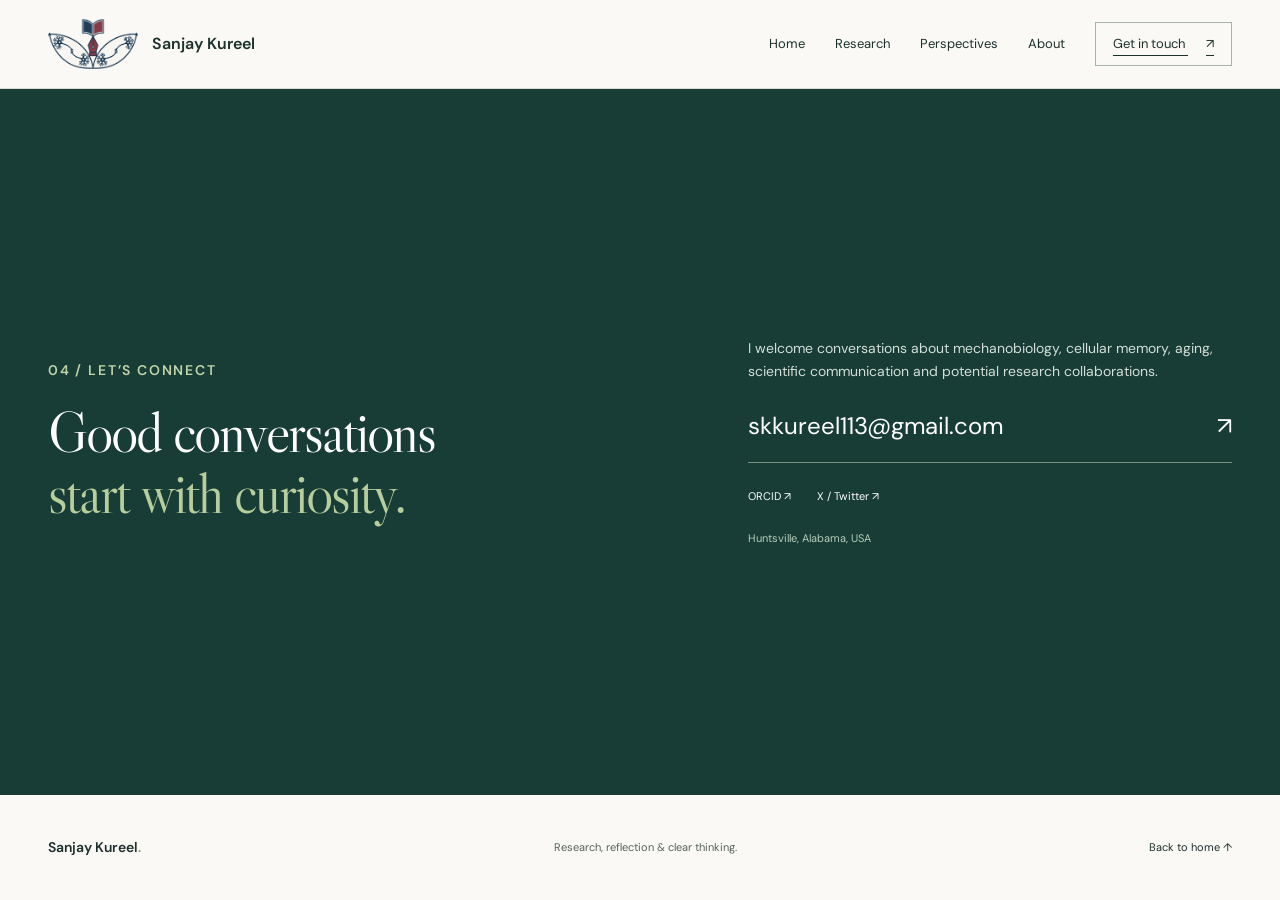
<file: contact.html>
<!doctype html>
<html lang="en">
<head>
  <meta charset="utf-8">
  <meta name="viewport" content="width=device-width, initial-scale=1">
  <meta name="description" content="Sanjay Kureel is an independent researcher exploring cellular memory, mechanobiology and aging, alongside human behaviour and scientific writing.">
  <meta name="theme-color" content="#173d36">
  <meta property="og:title" content="Contact — Sanjay Kureel">
  <meta property="og:description" content="Exploring how cells remember, how people adapt, and how writing brings clarity to ideas.">
  <meta property="og:type" content="website">
  <meta property="og:url" content="https://sanjaykumarkureel.github.io/sanjayk-personal-website/contact.html">
  <title>Contact — Sanjay Kureel</title>
  <link rel="canonical" href="https://sanjaykumarkureel.github.io/sanjayk-personal-website/contact.html">
  <link rel="icon" type="image/png" href="skk-logo-color.png">
  <link rel="preconnect" href="https://fonts.googleapis.com">
  <link rel="preconnect" href="https://fonts.gstatic.com" crossorigin>
  <link href="https://fonts.googleapis.com/css2?family=DM+Sans:wght@400;500;600;700&family=Libre+Caslon+Display&display=swap" rel="stylesheet">
  <link rel="stylesheet" href="styles.css">
  <script src="script.js" defer></script>
</head>
<body>
  <a class="skip-link" href="#main">Skip to content</a>
  <header class="site-header">
    <div class="header-inner wrap">
      <a class="brand" href="index.html" aria-label="Sanjay Kureel home"><img class="personal-logo" src="skk-logo-color.png" alt="Sanjay Kureel’s original logo"><span>Sanjay Kureel</span></a>
      <button class="menu-toggle" type="button" aria-expanded="false" aria-controls="navigation">Menu <span aria-hidden="true">☰</span></button>
      <nav id="navigation" aria-label="Main navigation">
        <a href="index.html">Home</a>
        <a href="research.html">Research</a><a href="perspectives.html">Perspectives</a><a href="about.html">About</a><a class="nav-contact" aria-current="page" href="contact.html">Get in touch <span aria-hidden="true">↗</span></a>
      </nav>
    </div>
  </header>
  <main id="main" class="inner-page">    <section class="contact section" id="contact" aria-labelledby="contact-title"><div class="wrap contact-grid"><div><p class="eyebrow">04 / Let’s connect</p><h1 id="contact-title">Good conversations<br><em>start with curiosity.</em></h1></div><div><p>I welcome conversations about mechanobiology, cellular memory, aging, scientific communication and potential research collaborations.</p><a class="contact-email" href="mailto:skkureel113@gmail.com">skkureel113@gmail.com <span aria-hidden="true">↗</span></a><div class="social-links"><a href="https://orcid.org/0000-0003-0562-0316" target="_blank" rel="noopener noreferrer">ORCID ↗</a><a href="https://x.com/skkureel113" target="_blank" rel="noopener noreferrer">X / Twitter ↗</a></div><p class="location">Huntsville, Alabama, USA</p></div></div></section>
  </main>
  <footer class="wrap"><a class="brand" href="index.html">Sanjay Kureel<span class="brand-dot">.</span></a><p>Research, reflection & clear thinking.</p><a class="back-top" href="index.html">Back to home ↑</a></footer>
</body>
</html>
</file>
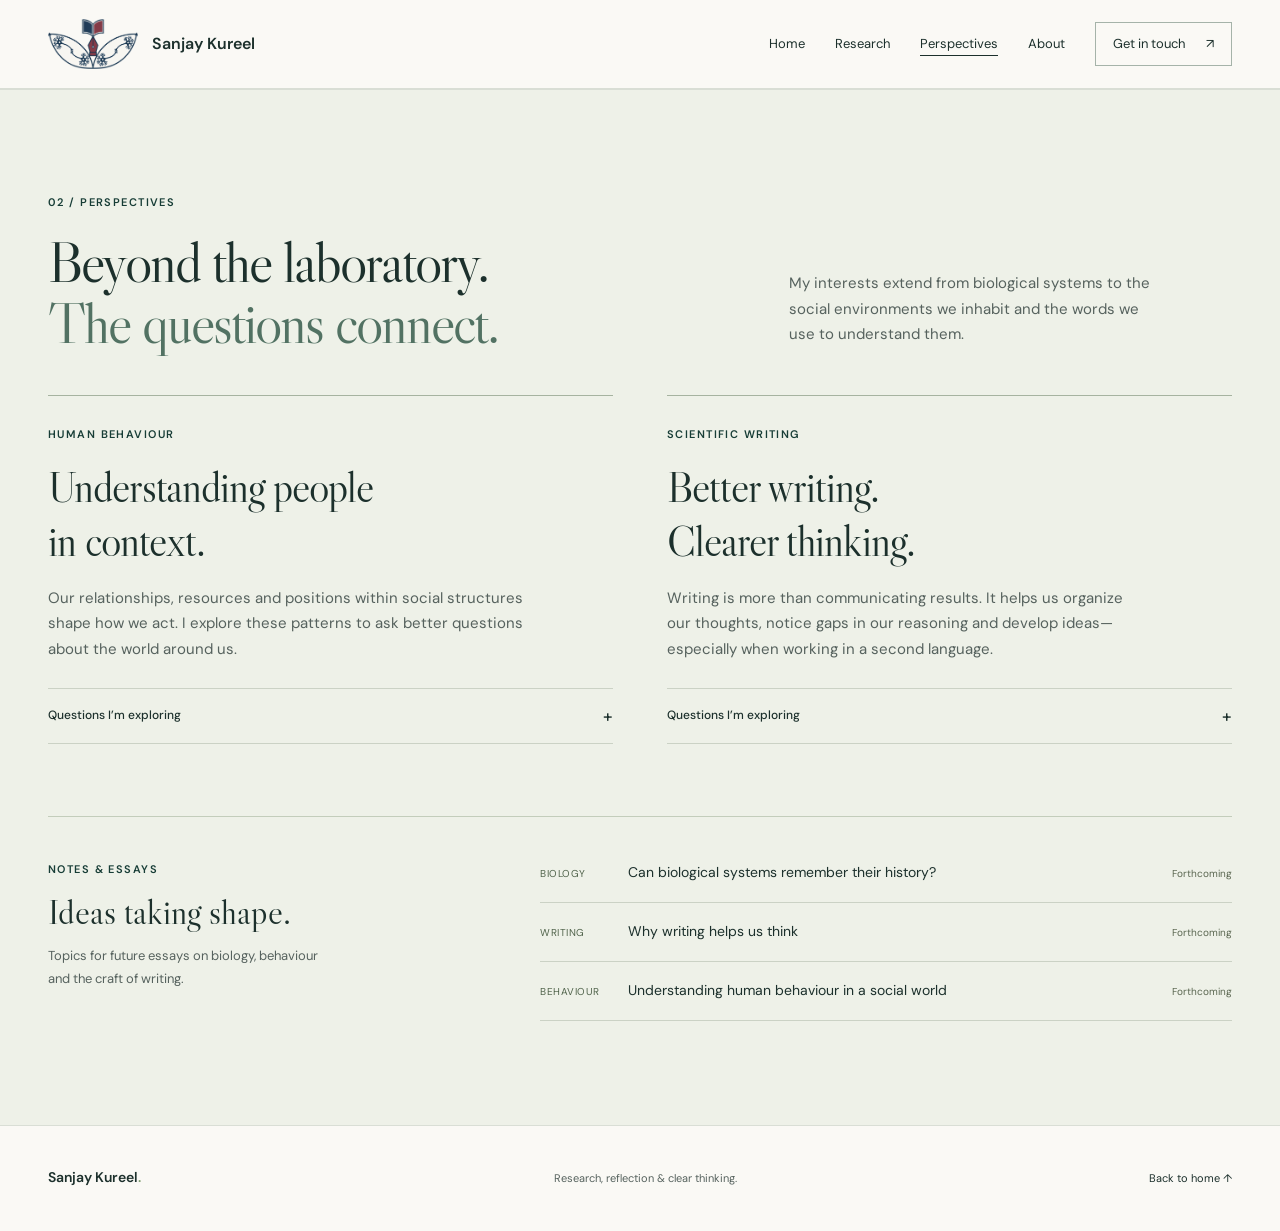
<file: perspectives.html>
<!doctype html>
<html lang="en">
<head>
  <meta charset="utf-8">
  <meta name="viewport" content="width=device-width, initial-scale=1">
  <meta name="description" content="Sanjay Kureel is an independent researcher exploring cellular memory, mechanobiology and aging, alongside human behaviour and scientific writing.">
  <meta name="theme-color" content="#173d36">
  <meta property="og:title" content="Perspectives — Sanjay Kureel">
  <meta property="og:description" content="Exploring how cells remember, how people adapt, and how writing brings clarity to ideas.">
  <meta property="og:type" content="website">
  <meta property="og:url" content="https://sanjaykumarkureel.github.io/sanjayk-personal-website/perspectives.html">
  <title>Perspectives — Sanjay Kureel</title>
  <link rel="canonical" href="https://sanjaykumarkureel.github.io/sanjayk-personal-website/perspectives.html">
  <link rel="icon" type="image/png" href="skk-logo-color.png">
  <link rel="preconnect" href="https://fonts.googleapis.com">
  <link rel="preconnect" href="https://fonts.gstatic.com" crossorigin>
  <link href="https://fonts.googleapis.com/css2?family=DM+Sans:wght@400;500;600;700&family=Libre+Caslon+Display&display=swap" rel="stylesheet">
  <link rel="stylesheet" href="styles.css">
  <script src="script.js" defer></script>
</head>
<body>
  <a class="skip-link" href="#main">Skip to content</a>
  <header class="site-header">
    <div class="header-inner wrap">
      <a class="brand" href="index.html" aria-label="Sanjay Kureel home"><img class="personal-logo" src="skk-logo-color.png" alt="Sanjay Kureel’s original logo"><span>Sanjay Kureel</span></a>
      <button class="menu-toggle" type="button" aria-expanded="false" aria-controls="navigation">Menu <span aria-hidden="true">☰</span></button>
      <nav id="navigation" aria-label="Main navigation">
        <a href="index.html">Home</a>
        <a href="research.html">Research</a><a href="perspectives.html" aria-current="page">Perspectives</a><a href="about.html">About</a><a class="nav-contact" href="contact.html">Get in touch <span aria-hidden="true">↗</span></a>
      </nav>
    </div>
  </header>
  <main id="main" class="inner-page">    <section class="perspectives section" id="perspectives" aria-labelledby="perspectives-title"><div class="wrap">
      <div class="section-heading"><div><p class="eyebrow">02 / Perspectives</p><h1 id="perspectives-title">Beyond the laboratory.<br><em>The questions connect.</em></h1></div><p>My interests extend from biological systems to the social environments we inhabit and the words we use to understand them.</p></div>
      <div class="perspective-grid">
        <article id="human-behaviour"><p class="eyebrow">Human behaviour</p><h3>Understanding people<br>in context.</h3><p>Our relationships, resources and positions within social structures shape how we act. I explore these patterns to ask better questions about the world around us.</p><details><summary>Questions I’m exploring <span aria-hidden="true">+</span></summary><ul><li>How do security, interests and relationships influence behaviour?</li><li>How does our position within a power structure change the way we act?</li><li>Can understanding these patterns help us navigate social life more thoughtfully?</li></ul></details></article>
        <article id="writing"><p class="eyebrow">Scientific writing</p><h3>Better writing.<br>Clearer thinking.</h3><p>Writing is more than communicating results. It helps us organize our thoughts, notice gaps in our reasoning and develop ideas—especially when working in a second language.</p><details><summary>Questions I’m exploring <span aria-hidden="true">+</span></summary><ul><li>How does putting an idea into words sharpen our thinking?</li><li>What makes a grant, manuscript or review clear and persuasive?</li><li>How can non-native English speakers build confidence and precision in scientific writing?</li></ul></details></article>
      </div>
      <div class="notes" id="notes"><div><p class="eyebrow">Notes & essays</p><h3>Ideas taking shape.</h3><p>Topics for future essays on biology, behaviour and the craft of writing.</p></div><div class="notes-list"><div><span>Biology</span><p>Can biological systems remember their history?</p><small>Forthcoming</small></div><div><span>Writing</span><p>Why writing helps us think</p><small>Forthcoming</small></div><div><span>Behaviour</span><p>Understanding human behaviour in a social world</p><small>Forthcoming</small></div></div></div>
    </div></section>
  </main>
  <footer class="wrap"><a class="brand" href="index.html">Sanjay Kureel<span class="brand-dot">.</span></a><p>Research, reflection & clear thinking.</p><a class="back-top" href="index.html">Back to home ↑</a></footer>
</body>
</html>
</file>
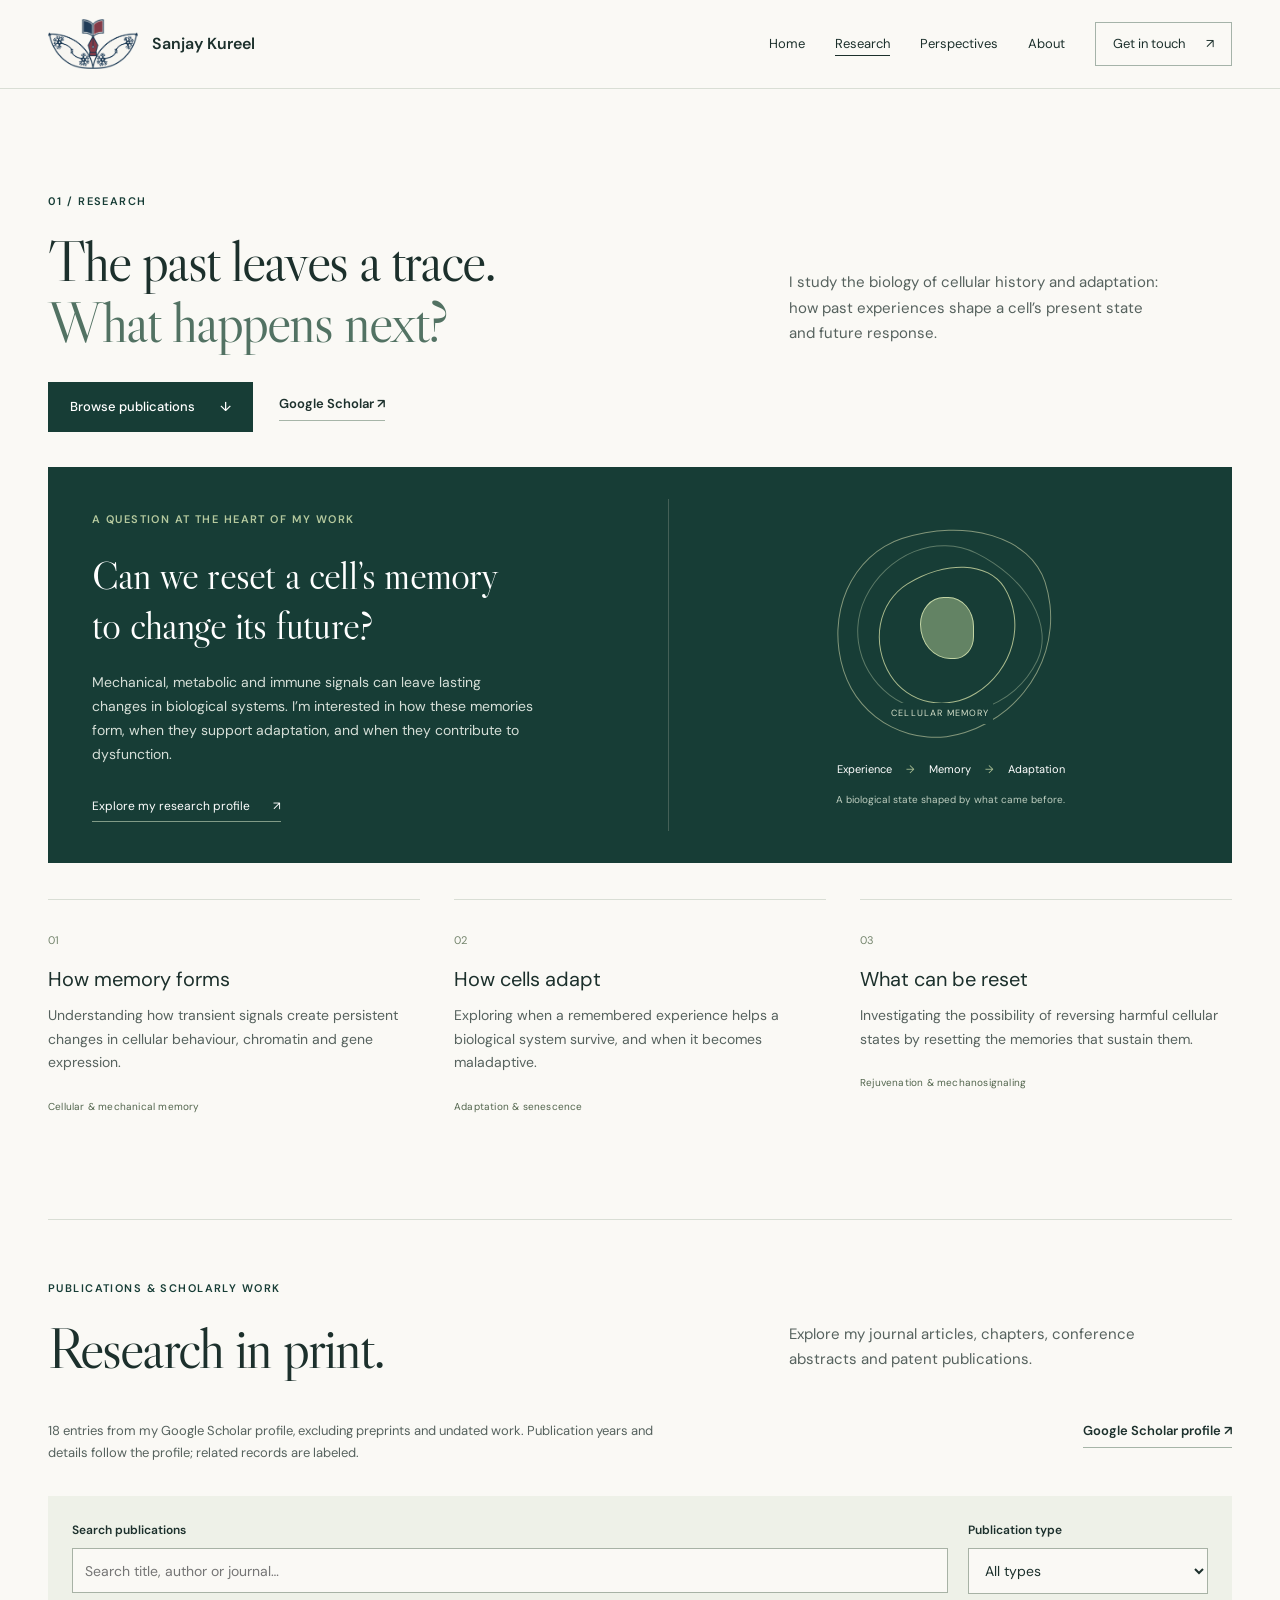
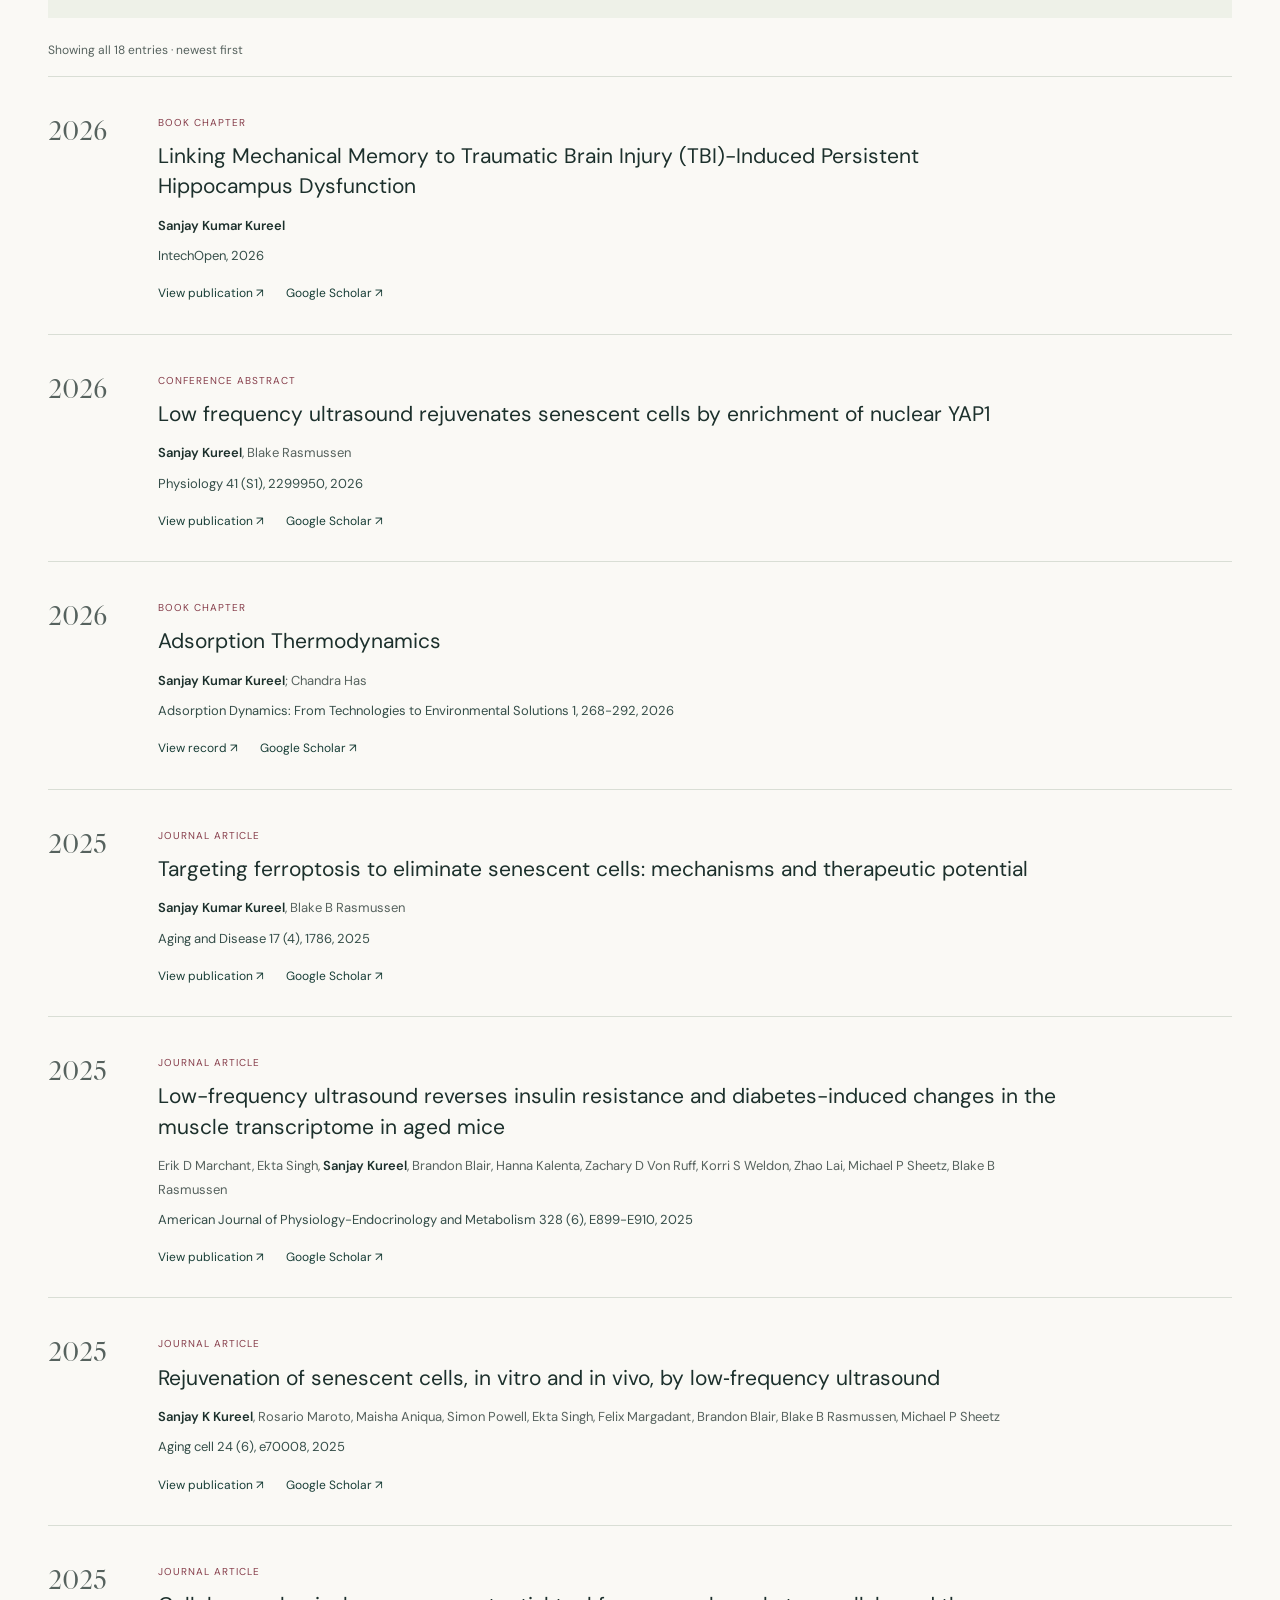
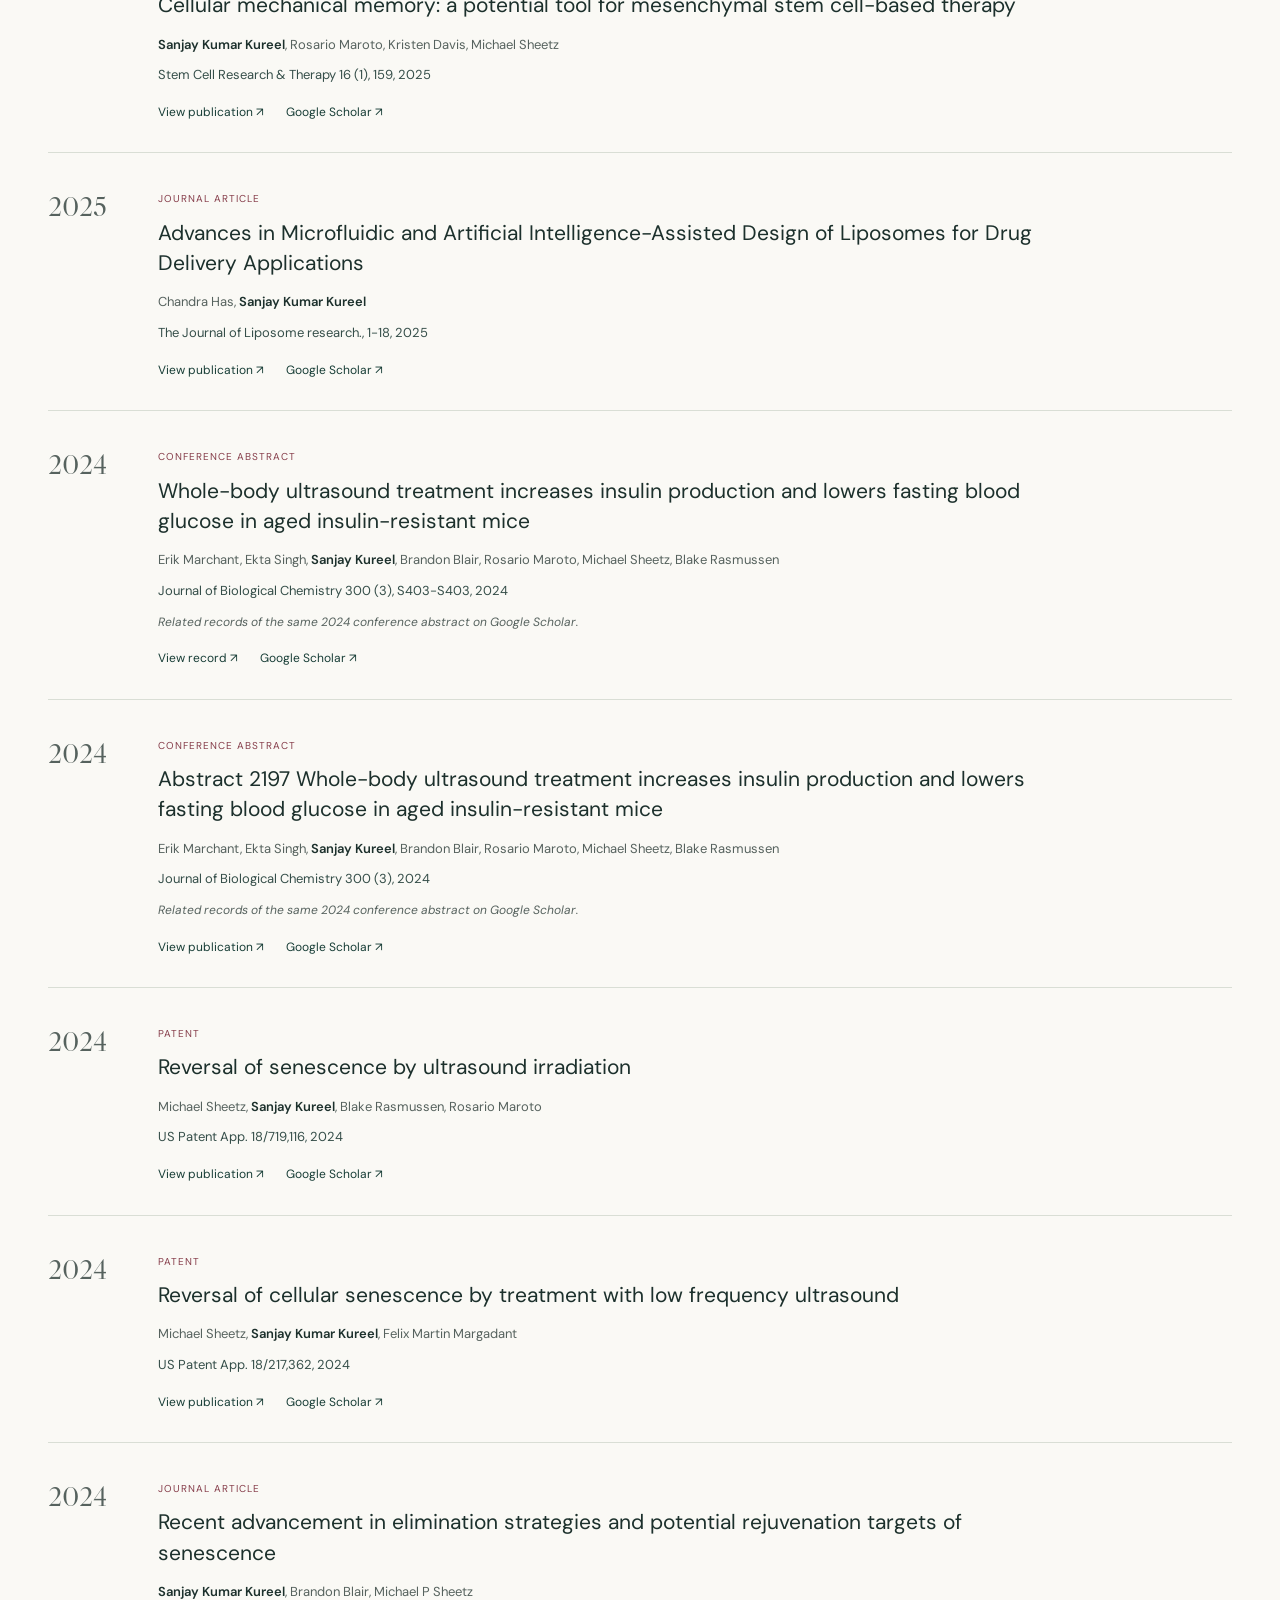
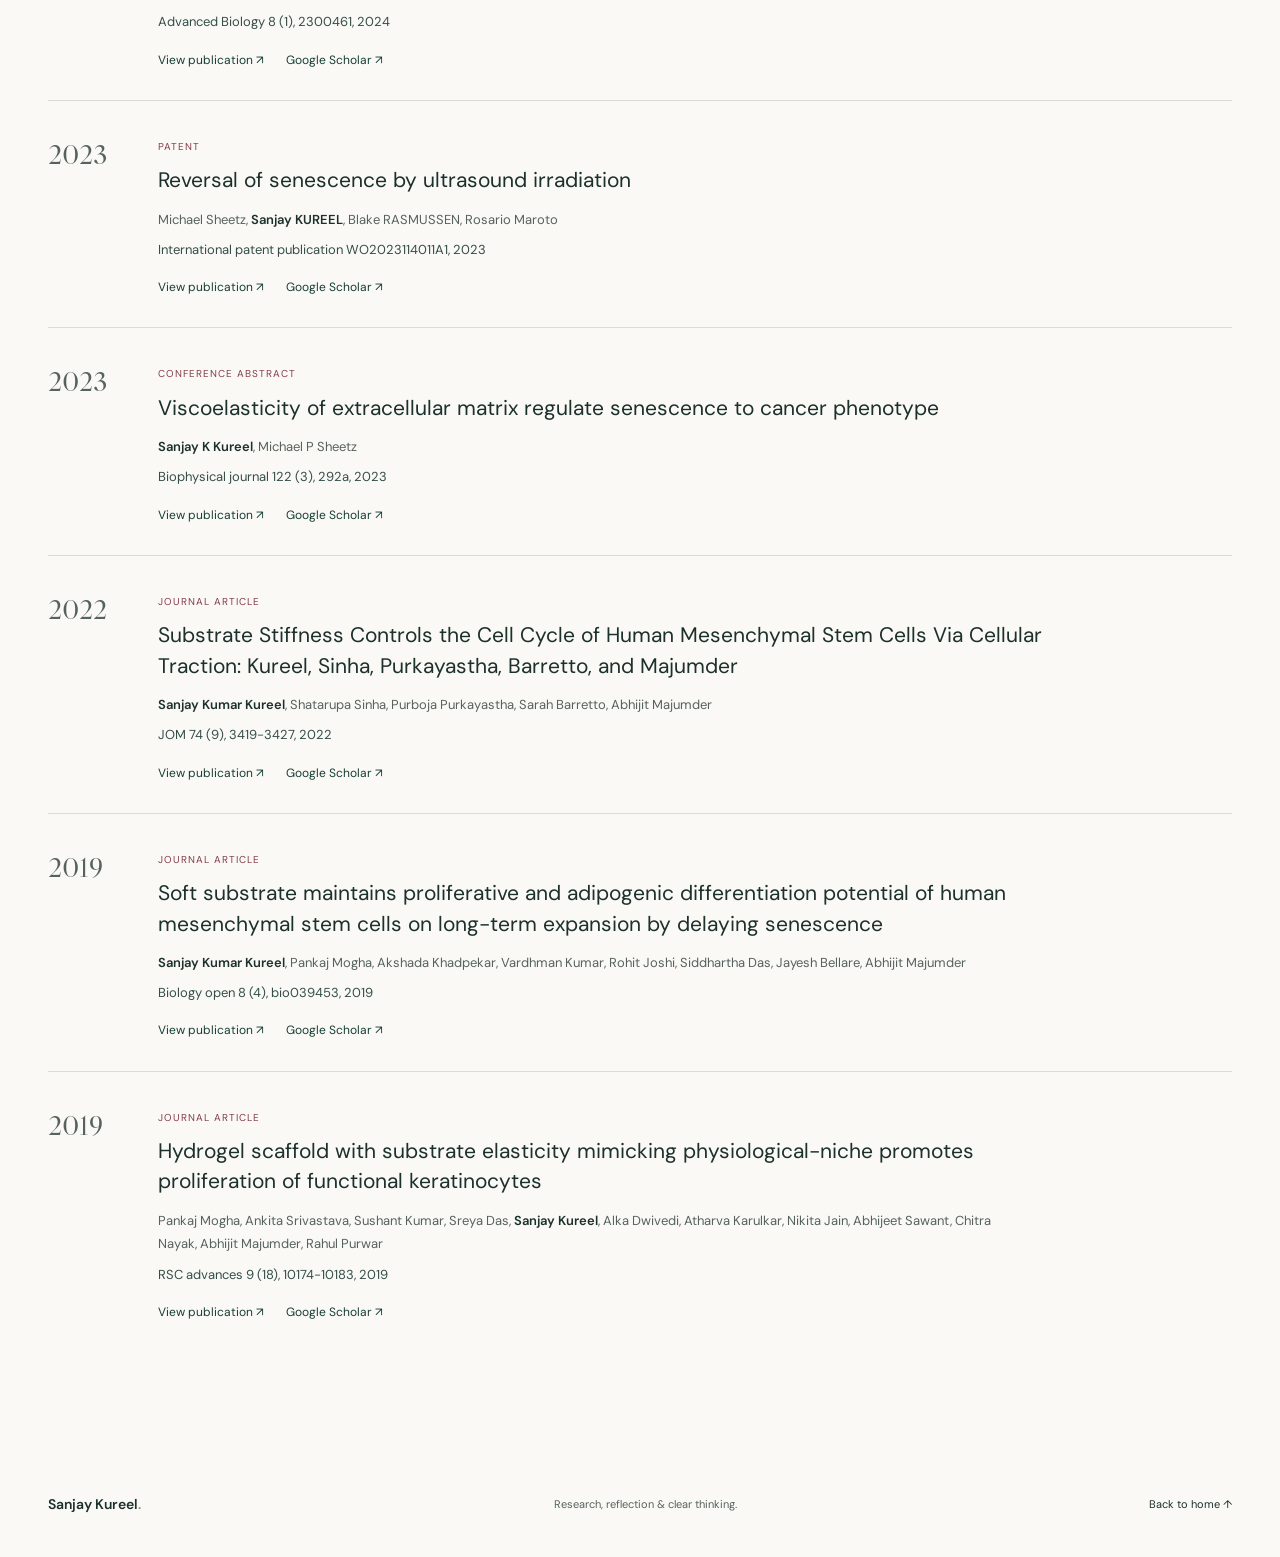
<file: research.html>
<!doctype html>
<html lang="en">
<head>
  <meta charset="utf-8">
  <meta name="viewport" content="width=device-width, initial-scale=1">
  <meta name="description" content="Sanjay Kureel is an independent researcher exploring cellular memory, mechanobiology and aging, alongside human behaviour and scientific writing.">
  <meta name="theme-color" content="#173d36">
  <meta property="og:title" content="Research — Sanjay Kureel">
  <meta property="og:description" content="Exploring how cells remember, how people adapt, and how writing brings clarity to ideas.">
  <meta property="og:type" content="website">
  <meta property="og:url" content="https://sanjaykumarkureel.github.io/sanjayk-personal-website/research.html">
  <title>Research — Sanjay Kureel</title>
  <link rel="canonical" href="https://sanjaykumarkureel.github.io/sanjayk-personal-website/research.html">
  <link rel="icon" type="image/png" href="skk-logo-color.png">
  <link rel="preconnect" href="https://fonts.googleapis.com">
  <link rel="preconnect" href="https://fonts.gstatic.com" crossorigin>
  <link href="https://fonts.googleapis.com/css2?family=DM+Sans:wght@400;500;600;700&family=Libre+Caslon+Display&display=swap" rel="stylesheet">
  <link rel="stylesheet" href="styles.css">
  <script src="script.js" defer></script>
</head>
<body>
  <a class="skip-link" href="#main">Skip to content</a>
  <header class="site-header">
    <div class="header-inner wrap">
      <a class="brand" href="index.html" aria-label="Sanjay Kureel home"><img class="personal-logo" src="skk-logo-color.png" alt="Sanjay Kureel’s original logo"><span>Sanjay Kureel</span></a>
      <button class="menu-toggle" type="button" aria-expanded="false" aria-controls="navigation">Menu <span aria-hidden="true">☰</span></button>
      <nav id="navigation" aria-label="Main navigation">
        <a href="index.html">Home</a>
        <a href="research.html" aria-current="page">Research</a><a href="perspectives.html">Perspectives</a><a href="about.html">About</a><a class="nav-contact" href="contact.html">Get in touch <span aria-hidden="true">↗</span></a>
      </nav>
    </div>
  </header>
  <main id="main" class="inner-page">    <section class="section wrap research" id="science" aria-labelledby="science-title">
      <div class="section-heading"><div><p class="eyebrow">01 / Research</p><h1 id="science-title">The past leaves a trace.<br><em>What happens next?</em></h1></div><p>I study the biology of cellular history and adaptation: how past experiences shape a cell’s present state and future response.</p></div>
      <div class="research-page-links"><a class="button" href="#publications">Browse publications <span aria-hidden="true">↓</span></a><a class="text-link" href="https://scholar.google.com/citations?user=ZfsiIEUAAAAJ&amp;hl=en" target="_blank" rel="noopener noreferrer">Google Scholar ↗</a></div>
      <div class="research-feature">
        <div class="feature-copy"><p class="eyebrow">A question at the heart of my work</p><h3>Can we reset a cell’s memory to change its future?</h3><p>Mechanical, metabolic and immune signals can leave lasting changes in biological systems. I’m interested in how these memories form, when they support adaptation, and when they contribute to dysfunction.</p><a class="light-link" href="https://orcid.org/0000-0003-0562-0316" target="_blank" rel="noopener noreferrer">Explore my research profile <span aria-hidden="true">↗</span></a></div>
        <div class="memory-diagram" role="img" aria-label="Conceptual research pathway: past signals lead to a persistent cellular state, which can lead to adaptation or maladaptation. Can that state be reset?">
          <div class="cell-art" aria-hidden="true"><span class="cell-ring ring-one"></span><span class="cell-ring ring-two"></span><span class="cell-ring ring-three"></span><span class="cell-core"></span><span class="cell-label">CELLULAR MEMORY</span></div>
          <div class="diagram-path"><span>Experience</span><b aria-hidden="true">→</b><span>Memory</span><b aria-hidden="true">→</b><span>Adaptation</span></div><p>A biological state shaped by what came before.</p>
        </div>
      </div>
      <div class="research-grid">
        <article><span class="item-number">01</span><h3>How memory forms</h3><p>Understanding how transient signals create persistent changes in cellular behaviour, chromatin and gene expression.</p><span class="topic">Cellular & mechanical memory</span></article>
        <article><span class="item-number">02</span><h3>How cells adapt</h3><p>Exploring when a remembered experience helps a biological system survive, and when it becomes maladaptive.</p><span class="topic">Adaptation & senescence</span></article>
        <article><span class="item-number">03</span><h3>What can be reset</h3><p>Investigating the possibility of reversing harmful cellular states by resetting the memories that sustain them.</p><span class="topic">Rejuvenation & mechanosignaling</span></article>
      </div>
    </section>

    <section class="publications wrap" id="publications" aria-labelledby="publications-title">
      <div class="section-heading"><div><p class="eyebrow">Publications & scholarly work</p><h2 id="publications-title">Research in print.</h2></div><p>Explore my journal articles, chapters, conference abstracts and patent publications.</p></div>
      <div class="publication-source"><p>18 entries from my Google Scholar profile, excluding preprints and undated work. Publication years and details follow the profile; related records are labeled.</p><a class="text-link" href="https://scholar.google.com/citations?user=ZfsiIEUAAAAJ&amp;hl=en" target="_blank" rel="noopener noreferrer">Google Scholar profile ↗</a></div>
      <div class="publication-controls"><label>Search publications<input type="search" id="publication-search" placeholder="Search title, author or journal…"></label><label>Publication type<select id="publication-type"><option value="all">All types</option><option>Journal article</option><option>Book chapter</option><option>Conference abstract</option><option>Patent</option></select></label></div>
      <p class="publication-count" id="publication-count" role="status" aria-live="polite">Showing all 18 entries · newest first</p>
      <div class="publication-list"><article class="publication" data-publication-type="Book chapter"><div class="publication-year">2026</div><div class="publication-body"><span class="publication-type">Book chapter</span><h3><a href="https://www.intechopen.com/online-first/1257339" target="_blank" rel="noopener noreferrer">Linking Mechanical Memory to Traumatic Brain Injury (TBI)-Induced Persistent Hippocampus Dysfunction</a></h3><p class="publication-authors"><strong>Sanjay Kumar Kureel</strong></p><p class="publication-venue">IntechOpen, 2026</p><div class="publication-links"><a href="https://www.intechopen.com/online-first/1257339" target="_blank" rel="noopener noreferrer">View publication ↗</a><a href="https://scholar.google.com/citations?view_op=view_citation&amp;hl=en&amp;user=ZfsiIEUAAAAJ&amp;pagesize=100&amp;citation_for_view=ZfsiIEUAAAAJ:uUvzmPk0f8oC" target="_blank" rel="noopener noreferrer">Google Scholar ↗</a></div></div></article><article class="publication" data-publication-type="Conference abstract"><div class="publication-year">2026</div><div class="publication-body"><span class="publication-type">Conference abstract</span><h3><a href="https://journals.physiology.org/doi/abs/10.1152/physiol.2026.41.S1.2299950" target="_blank" rel="noopener noreferrer">Low frequency ultrasound rejuvenates senescent cells by enrichment of nuclear YAP1</a></h3><p class="publication-authors"><strong>Sanjay Kureel</strong>, Blake Rasmussen</p><p class="publication-venue">Physiology 41 (S1), 2299950, 2026</p><div class="publication-links"><a href="https://journals.physiology.org/doi/abs/10.1152/physiol.2026.41.S1.2299950" target="_blank" rel="noopener noreferrer">View publication ↗</a><a href="https://scholar.google.com/citations?view_op=view_citation&amp;hl=en&amp;user=ZfsiIEUAAAAJ&amp;pagesize=100&amp;citation_for_view=ZfsiIEUAAAAJ:w1MjKQ0l0TYC" target="_blank" rel="noopener noreferrer">Google Scholar ↗</a></div></div></article><article class="publication" data-publication-type="Book chapter"><div class="publication-year">2026</div><div class="publication-body"><span class="publication-type">Book chapter</span><h3><a href="https://scholar.google.com/citations?view_op=view_citation&amp;hl=en&amp;user=ZfsiIEUAAAAJ&amp;pagesize=100&amp;citation_for_view=ZfsiIEUAAAAJ:X9ykpCP0fEIC" target="_blank" rel="noopener noreferrer">Adsorption Thermodynamics</a></h3><p class="publication-authors"><strong>Sanjay Kumar Kureel</strong>; Chandra Has</p><p class="publication-venue">Adsorption Dynamics: From Technologies to Environmental Solutions 1, 268-292, 2026</p><div class="publication-links"><a href="https://scholar.google.com/citations?view_op=view_citation&amp;hl=en&amp;user=ZfsiIEUAAAAJ&amp;pagesize=100&amp;citation_for_view=ZfsiIEUAAAAJ:X9ykpCP0fEIC" target="_blank" rel="noopener noreferrer">View record ↗</a><a href="https://scholar.google.com/citations?view_op=view_citation&amp;hl=en&amp;user=ZfsiIEUAAAAJ&amp;pagesize=100&amp;citation_for_view=ZfsiIEUAAAAJ:X9ykpCP0fEIC" target="_blank" rel="noopener noreferrer">Google Scholar ↗</a></div></div></article><article class="publication" data-publication-type="Journal article"><div class="publication-year">2025</div><div class="publication-body"><span class="publication-type">Journal article</span><h3><a href="https://pmc.ncbi.nlm.nih.gov/articles/PMC13256700/" target="_blank" rel="noopener noreferrer">Targeting ferroptosis to eliminate senescent cells: mechanisms and therapeutic potential</a></h3><p class="publication-authors"><strong>Sanjay Kumar Kureel</strong>, Blake B Rasmussen</p><p class="publication-venue">Aging and Disease 17 (4), 1786, 2025</p><div class="publication-links"><a href="https://pmc.ncbi.nlm.nih.gov/articles/PMC13256700/" target="_blank" rel="noopener noreferrer">View publication ↗</a><a href="https://scholar.google.com/citations?view_op=view_citation&amp;hl=en&amp;user=ZfsiIEUAAAAJ&amp;pagesize=100&amp;citation_for_view=ZfsiIEUAAAAJ:6ZxmRoH8BuwC" target="_blank" rel="noopener noreferrer">Google Scholar ↗</a></div></div></article><article class="publication" data-publication-type="Journal article"><div class="publication-year">2025</div><div class="publication-body"><span class="publication-type">Journal article</span><h3><a href="https://journals.physiology.org/doi/abs/10.1152/ajpendo.00470.2024" target="_blank" rel="noopener noreferrer">Low-frequency ultrasound reverses insulin resistance and diabetes-induced changes in the muscle transcriptome in aged mice</a></h3><p class="publication-authors">Erik D Marchant, Ekta Singh, <strong>Sanjay Kureel</strong>, Brandon Blair, Hanna Kalenta, Zachary D Von Ruff, Korri S Weldon, Zhao Lai, Michael P Sheetz, Blake B Rasmussen</p><p class="publication-venue">American Journal of Physiology-Endocrinology and Metabolism 328 (6), E899-E910, 2025</p><div class="publication-links"><a href="https://journals.physiology.org/doi/abs/10.1152/ajpendo.00470.2024" target="_blank" rel="noopener noreferrer">View publication ↗</a><a href="https://scholar.google.com/citations?view_op=view_citation&amp;hl=en&amp;user=ZfsiIEUAAAAJ&amp;pagesize=100&amp;citation_for_view=ZfsiIEUAAAAJ:1qzjygNMrQYC" target="_blank" rel="noopener noreferrer">Google Scholar ↗</a></div></div></article><article class="publication" data-publication-type="Journal article"><div class="publication-year">2025</div><div class="publication-body"><span class="publication-type">Journal article</span><h3><a href="https://onlinelibrary.wiley.com/doi/abs/10.1111/acel.70008" target="_blank" rel="noopener noreferrer">Rejuvenation of senescent cells, in vitro and in vivo, by low‐frequency ultrasound</a></h3><p class="publication-authors"><strong>Sanjay K Kureel</strong>, Rosario Maroto, Maisha Aniqua, Simon Powell, Ekta Singh, Felix Margadant, Brandon Blair, Blake B Rasmussen, Michael P Sheetz</p><p class="publication-venue">Aging cell 24 (6), e70008, 2025</p><div class="publication-links"><a href="https://onlinelibrary.wiley.com/doi/abs/10.1111/acel.70008" target="_blank" rel="noopener noreferrer">View publication ↗</a><a href="https://scholar.google.com/citations?view_op=view_citation&amp;hl=en&amp;user=ZfsiIEUAAAAJ&amp;pagesize=100&amp;citation_for_view=ZfsiIEUAAAAJ:8AbLer7MMksC" target="_blank" rel="noopener noreferrer">Google Scholar ↗</a></div></div></article><article class="publication" data-publication-type="Journal article"><div class="publication-year">2025</div><div class="publication-body"><span class="publication-type">Journal article</span><h3><a href="https://link.springer.com/article/10.1186/s13287-025-04249-x" target="_blank" rel="noopener noreferrer">Cellular mechanical memory: a potential tool for mesenchymal stem cell-based therapy</a></h3><p class="publication-authors"><strong>Sanjay Kumar Kureel</strong>, Rosario Maroto, Kristen Davis, Michael Sheetz</p><p class="publication-venue">Stem Cell Research &amp; Therapy 16 (1), 159, 2025</p><div class="publication-links"><a href="https://link.springer.com/article/10.1186/s13287-025-04249-x" target="_blank" rel="noopener noreferrer">View publication ↗</a><a href="https://scholar.google.com/citations?view_op=view_citation&amp;hl=en&amp;user=ZfsiIEUAAAAJ&amp;pagesize=100&amp;citation_for_view=ZfsiIEUAAAAJ:LPZeul_q3PIC" target="_blank" rel="noopener noreferrer">Google Scholar ↗</a></div></div></article><article class="publication" data-publication-type="Journal article"><div class="publication-year">2025</div><div class="publication-body"><span class="publication-type">Journal article</span><h3><a href="https://www.tandfonline.com/doi/abs/10.1080/08982104.2025.2602591" target="_blank" rel="noopener noreferrer">Advances in Microfluidic and Artificial Intelligence-Assisted Design of Liposomes for Drug Delivery Applications</a></h3><p class="publication-authors">Chandra Has, <strong>Sanjay Kumar Kureel</strong></p><p class="publication-venue">The Journal of Liposome research., 1-18, 2025</p><div class="publication-links"><a href="https://www.tandfonline.com/doi/abs/10.1080/08982104.2025.2602591" target="_blank" rel="noopener noreferrer">View publication ↗</a><a href="https://scholar.google.com/citations?view_op=view_citation&amp;hl=en&amp;user=ZfsiIEUAAAAJ&amp;pagesize=100&amp;citation_for_view=ZfsiIEUAAAAJ:gVv57TyPmFsC" target="_blank" rel="noopener noreferrer">Google Scholar ↗</a></div></div></article><article class="publication" data-publication-type="Conference abstract"><div class="publication-year">2024</div><div class="publication-body"><span class="publication-type">Conference abstract</span><h3><a href="https://scholar.google.com/scholar?cluster=6789628724058368102&amp;hl=en&amp;oi=scholarr" target="_blank" rel="noopener noreferrer">Whole-body ultrasound treatment increases insulin production and lowers fasting blood glucose in aged insulin-resistant mice</a></h3><p class="publication-authors">Erik Marchant, Ekta Singh, <strong>Sanjay Kureel</strong>, Brandon Blair, Rosario Maroto, Michael Sheetz, Blake Rasmussen</p><p class="publication-venue">Journal of Biological Chemistry 300 (3), S403-S403, 2024</p><p class="publication-note">Related records of the same 2024 conference abstract on Google Scholar.</p><div class="publication-links"><a href="https://scholar.google.com/scholar?cluster=6789628724058368102&amp;hl=en&amp;oi=scholarr" target="_blank" rel="noopener noreferrer">View record ↗</a><a href="https://scholar.google.com/citations?view_op=view_citation&amp;hl=en&amp;user=ZfsiIEUAAAAJ&amp;pagesize=100&amp;citation_for_view=ZfsiIEUAAAAJ:zdjWy_NXXwUC" target="_blank" rel="noopener noreferrer">Google Scholar ↗</a></div></div></article><article class="publication" data-publication-type="Conference abstract"><div class="publication-year">2024</div><div class="publication-body"><span class="publication-type">Conference abstract</span><h3><a href="https://www.jbc.org/article/S0021-9258(24)00958-X/fulltext" target="_blank" rel="noopener noreferrer">Abstract 2197 Whole-body ultrasound treatment increases insulin production and lowers fasting blood glucose in aged insulin-resistant mice</a></h3><p class="publication-authors">Erik Marchant, Ekta Singh, <strong>Sanjay Kureel</strong>, Brandon Blair, Rosario Maroto, Michael Sheetz, Blake Rasmussen</p><p class="publication-venue">Journal of Biological Chemistry 300 (3), 2024</p><p class="publication-note">Related records of the same 2024 conference abstract on Google Scholar.</p><div class="publication-links"><a href="https://www.jbc.org/article/S0021-9258(24)00958-X/fulltext" target="_blank" rel="noopener noreferrer">View publication ↗</a><a href="https://scholar.google.com/citations?view_op=view_citation&amp;hl=en&amp;user=ZfsiIEUAAAAJ&amp;pagesize=100&amp;citation_for_view=ZfsiIEUAAAAJ:LkGwnXOMwfcC" target="_blank" rel="noopener noreferrer">Google Scholar ↗</a></div></div></article><article class="publication" data-publication-type="Patent"><div class="publication-year">2024</div><div class="publication-body"><span class="publication-type">Patent</span><h3><a href="https://patents.google.com/patent/US20240399175A1/en" target="_blank" rel="noopener noreferrer">Reversal of senescence by ultrasound irradiation</a></h3><p class="publication-authors">Michael Sheetz, <strong>Sanjay Kureel</strong>, Blake Rasmussen, Rosario Maroto</p><p class="publication-venue">US Patent App. 18/719,116, 2024</p><div class="publication-links"><a href="https://patents.google.com/patent/US20240399175A1/en" target="_blank" rel="noopener noreferrer">View publication ↗</a><a href="https://scholar.google.com/citations?view_op=view_citation&amp;hl=en&amp;user=ZfsiIEUAAAAJ&amp;pagesize=100&amp;citation_for_view=ZfsiIEUAAAAJ:geHnlv5EZngC" target="_blank" rel="noopener noreferrer">Google Scholar ↗</a></div></div></article><article class="publication" data-publication-type="Patent"><div class="publication-year">2024</div><div class="publication-body"><span class="publication-type">Patent</span><h3><a href="https://patents.google.com/patent/US20240001155A1/en" target="_blank" rel="noopener noreferrer">Reversal of cellular senescence by treatment with low frequency ultrasound</a></h3><p class="publication-authors">Michael Sheetz, <strong>Sanjay Kumar Kureel</strong>, Felix Martin Margadant</p><p class="publication-venue">US Patent App. 18/217,362, 2024</p><div class="publication-links"><a href="https://patents.google.com/patent/US20240001155A1/en" target="_blank" rel="noopener noreferrer">View publication ↗</a><a href="https://scholar.google.com/citations?view_op=view_citation&amp;hl=en&amp;user=ZfsiIEUAAAAJ&amp;pagesize=100&amp;citation_for_view=ZfsiIEUAAAAJ:ufrVoPGSRksC" target="_blank" rel="noopener noreferrer">Google Scholar ↗</a></div></div></article><article class="publication" data-publication-type="Journal article"><div class="publication-year">2024</div><div class="publication-body"><span class="publication-type">Journal article</span><h3><a href="https://advanced.onlinelibrary.wiley.com/doi/abs/10.1002/adbi.202300461" target="_blank" rel="noopener noreferrer">Recent advancement in elimination strategies and potential rejuvenation targets of senescence</a></h3><p class="publication-authors"><strong>Sanjay Kumar Kureel</strong>, Brandon Blair, Michael P Sheetz</p><p class="publication-venue">Advanced Biology 8 (1), 2300461, 2024</p><div class="publication-links"><a href="https://advanced.onlinelibrary.wiley.com/doi/abs/10.1002/adbi.202300461" target="_blank" rel="noopener noreferrer">View publication ↗</a><a href="https://scholar.google.com/citations?view_op=view_citation&amp;hl=en&amp;user=ZfsiIEUAAAAJ&amp;pagesize=100&amp;citation_for_view=ZfsiIEUAAAAJ:WF5omc3nYNoC" target="_blank" rel="noopener noreferrer">Google Scholar ↗</a></div></div></article><article class="publication" data-publication-type="Patent"><div class="publication-year">2023</div><div class="publication-body"><span class="publication-type">Patent</span><h3><a href="https://patents.google.com/patent/WO2023114011A1/en" target="_blank" rel="noopener noreferrer">Reversal of senescence by ultrasound irradiation</a></h3><p class="publication-authors">Michael Sheetz, <strong>Sanjay KUREEL</strong>, Blake RASMUSSEN, Rosario Maroto</p><p class="publication-venue">International patent publication WO2023114011A1, 2023</p><div class="publication-links"><a href="https://patents.google.com/patent/WO2023114011A1/en" target="_blank" rel="noopener noreferrer">View publication ↗</a><a href="https://scholar.google.com/citations?view_op=view_citation&amp;hl=en&amp;user=ZfsiIEUAAAAJ&amp;pagesize=100&amp;citation_for_view=ZfsiIEUAAAAJ:5Ul4iDaHHb8C" target="_blank" rel="noopener noreferrer">Google Scholar ↗</a></div></div></article><article class="publication" data-publication-type="Conference abstract"><div class="publication-year">2023</div><div class="publication-body"><span class="publication-type">Conference abstract</span><h3><a href="https://www.cell.com/biophysj/fulltext/S0006-3495(22)02567-X" target="_blank" rel="noopener noreferrer">Viscoelasticity of extracellular matrix regulate senescence to cancer phenotype</a></h3><p class="publication-authors"><strong>Sanjay K Kureel</strong>, Michael P Sheetz</p><p class="publication-venue">Biophysical journal 122 (3), 292a, 2023</p><div class="publication-links"><a href="https://www.cell.com/biophysj/fulltext/S0006-3495(22)02567-X" target="_blank" rel="noopener noreferrer">View publication ↗</a><a href="https://scholar.google.com/citations?view_op=view_citation&amp;hl=en&amp;user=ZfsiIEUAAAAJ&amp;pagesize=100&amp;citation_for_view=ZfsiIEUAAAAJ:Tyk-4Ss8FVUC" target="_blank" rel="noopener noreferrer">Google Scholar ↗</a></div></div></article><article class="publication" data-publication-type="Journal article"><div class="publication-year">2022</div><div class="publication-body"><span class="publication-type">Journal article</span><h3><a href="https://link.springer.com/article/10.1007/s11837-022-05392-z" target="_blank" rel="noopener noreferrer">Substrate Stiffness Controls the Cell Cycle of Human Mesenchymal Stem Cells Via Cellular Traction: Kureel, Sinha, Purkayastha, Barretto, and Majumder</a></h3><p class="publication-authors"><strong>Sanjay Kumar Kureel</strong>, Shatarupa Sinha, Purboja Purkayastha, Sarah Barretto, Abhijit Majumder</p><p class="publication-venue">JOM 74 (9), 3419-3427, 2022</p><div class="publication-links"><a href="https://link.springer.com/article/10.1007/s11837-022-05392-z" target="_blank" rel="noopener noreferrer">View publication ↗</a><a href="https://scholar.google.com/citations?view_op=view_citation&amp;hl=en&amp;user=ZfsiIEUAAAAJ&amp;pagesize=100&amp;citation_for_view=ZfsiIEUAAAAJ:IjCSPb-OGe4C" target="_blank" rel="noopener noreferrer">Google Scholar ↗</a></div></div></article><article class="publication" data-publication-type="Journal article"><div class="publication-year">2019</div><div class="publication-body"><span class="publication-type">Journal article</span><h3><a href="https://journals.biologists.com/bio/article-abstract/8/4/bio039453/1891" target="_blank" rel="noopener noreferrer">Soft substrate maintains proliferative and adipogenic differentiation potential of human mesenchymal stem cells on long-term expansion by delaying senescence</a></h3><p class="publication-authors"><strong>Sanjay Kumar Kureel</strong>, Pankaj Mogha, Akshada Khadpekar, Vardhman Kumar, Rohit Joshi, Siddhartha Das, Jayesh Bellare, Abhijit Majumder</p><p class="publication-venue">Biology open 8 (4), bio039453, 2019</p><div class="publication-links"><a href="https://journals.biologists.com/bio/article-abstract/8/4/bio039453/1891" target="_blank" rel="noopener noreferrer">View publication ↗</a><a href="https://scholar.google.com/citations?view_op=view_citation&amp;hl=en&amp;user=ZfsiIEUAAAAJ&amp;pagesize=100&amp;citation_for_view=ZfsiIEUAAAAJ:d1gkVwhDpl0C" target="_blank" rel="noopener noreferrer">Google Scholar ↗</a></div></div></article><article class="publication" data-publication-type="Journal article"><div class="publication-year">2019</div><div class="publication-body"><span class="publication-type">Journal article</span><h3><a href="https://pubs.rsc.org/ra/article-abstract/9/18/10174/658419" target="_blank" rel="noopener noreferrer">Hydrogel scaffold with substrate elasticity mimicking physiological-niche promotes proliferation of functional keratinocytes</a></h3><p class="publication-authors">Pankaj Mogha, Ankita Srivastava, Sushant Kumar, Sreya Das, <strong>Sanjay Kureel</strong>, Alka Dwivedi, Atharva Karulkar, Nikita Jain, Abhijeet Sawant, Chitra Nayak, Abhijit Majumder, Rahul Purwar</p><p class="publication-venue">RSC advances 9 (18), 10174-10183, 2019</p><div class="publication-links"><a href="https://pubs.rsc.org/ra/article-abstract/9/18/10174/658419" target="_blank" rel="noopener noreferrer">View publication ↗</a><a href="https://scholar.google.com/citations?view_op=view_citation&amp;hl=en&amp;user=ZfsiIEUAAAAJ&amp;pagesize=100&amp;citation_for_view=ZfsiIEUAAAAJ:u-x6o8ySG0sC" target="_blank" rel="noopener noreferrer">Google Scholar ↗</a></div></div></article></div><p id="publication-empty" hidden>No publications match your search. Try another title, author or publication type.</p>
    </section>
  </main>
  <footer class="wrap"><a class="brand" href="index.html">Sanjay Kureel<span class="brand-dot">.</span></a><p>Research, reflection & clear thinking.</p><a class="back-top" href="index.html">Back to home ↑</a></footer>
</body>
</html>
</file>
<file: styles.css>
:root{--paper:#faf9f5;--white:#fff;--ink:#1c302c;--green:#173d36;--muted:#56625e;--line:#d9ded5;--sage:#eef1e8;--accent:#afca91;--serif:'Libre Caslon Display',Georgia,serif;--sans:'DM Sans',Arial,sans-serif}
*{box-sizing:border-box}html{scroll-behavior:smooth;scroll-padding-top:105px}body{margin:0;background:var(--paper);color:var(--ink);font:16px/1.7 var(--sans);-webkit-font-smoothing:antialiased}a{color:inherit;text-decoration:none}button{font:inherit}img{max-width:100%;display:block}h1,h2,h3,p,figure{margin:0}h1,h2,h3{font-weight:400}h1,h2{font-family:var(--serif);letter-spacing:-.035em;line-height:1.06}h2{font-size:clamp(40px,4.5vw,61px)}h2 em,h1 em{font-style:normal;color:#527263}h3{line-height:1.25}p{color:var(--muted)}a,button,summary{-webkit-tap-highlight-color:transparent}a:focus-visible,button:focus-visible,summary:focus-visible{outline:3px solid #a16d22;outline-offset:6px}a:hover{text-decoration:underline;text-underline-offset:5px}::selection{background:#d1dfc0;color:var(--ink)}.wrap{width:min(1200px,calc(100% - 96px));margin-inline:auto}.section{padding-block:104px}.eyebrow{font-size:11px;font-weight:600;letter-spacing:.13em;text-transform:uppercase;color:var(--green);line-height:1.5}.skip-link{position:fixed;top:8px;left:12px;transform:translateY(-150%);background:var(--green);color:white;padding:12px 20px;z-index:100}.skip-link:focus{transform:translateY(0)}
.site-header{background:rgba(250,249,245,.97);border-bottom:1px solid var(--line);position:sticky;top:0;z-index:10}.header-inner{height:88px;display:flex;align-items:center;justify-content:space-between;gap:30px}.brand{display:inline-flex;align-items:center;gap:14px;font-weight:600;font-size:16px;white-space:nowrap}.brand:hover{text-decoration:none}.monogram{font-family:var(--serif);font-size:35px;line-height:1;letter-spacing:-3px;border-right:1px solid var(--line);padding-right:20px}.monogram span,.brand-dot{color:#7f9d6f}.site-header nav{display:flex;align-items:center;gap:30px;font-size:13px}.nav-contact{border:1px solid #a5b3a9;padding:10px 17px}.nav-contact span{margin-left:18px}.menu-toggle{display:none}.hero{display:grid;grid-template-columns:1.55fr 1fr;gap:8%;align-items:center;padding-block:72px 68px}.hero .eyebrow{letter-spacing:.095em}.status-dot{display:inline-block;width:6px;height:6px;border-radius:50%;background:#68834e;margin-right:8px;vertical-align:2px}.hero h1{font-size:clamp(52px,5.4vw,76px);margin:26px 0}.hero-intro{max-width:510px;font-size:18px;line-height:1.8}.hero-actions{display:flex;align-items:center;gap:28px;margin-top:32px;flex-wrap:wrap}.button{display:inline-flex;align-items:center;justify-content:space-between;gap:25px;background:var(--green);color:var(--white);padding:14px 22px;font-size:13px;font-weight:500;transition:background .2s}.button:hover{background:#2d5547;text-decoration:none}.text-link{font-size:13px;font-weight:600;border-bottom:1px solid #a6b5a8;padding-bottom:5px}.text-link span{margin-left:9px}.hero-footnote{border-top:1px solid var(--line);margin-top:45px;padding-top:17px;display:flex;justify-content:space-between;gap:15px;font-size:11px;color:var(--muted)}.portrait{align-self:center}.portrait-frame{background:#e7e6de;position:relative;padding:12px 12px 0 0}.portrait-frame:after{content:'';position:absolute;right:0;top:0;width:42%;height:34%;border-top:1px solid #a1b097;border-right:1px solid #a1b097;pointer-events:none}.portrait img{width:100%;height:430px;object-fit:cover;object-position:center 25%;filter:saturate(.82)}.portrait figcaption{display:flex;flex-direction:column;padding-top:17px;line-height:1.65}.portrait figcaption span:first-child{font-size:14px;font-weight:600}.portrait figcaption span:last-child{font-size:11px;color:var(--muted)}.focus-strip{background:var(--sage);border-block:1px solid var(--line)}.focus-strip>.wrap{display:flex;align-items:center;justify-content:space-between;gap:28px;min-height:78px}.focus-strip span:not(.eyebrow){font-size:13px}.focus-strip span:not(.eyebrow):before{content:'+';color:#708264;margin-right:16px}.section-heading{display:grid;grid-template-columns:1.35fr 1fr;gap:12%;align-items:end;margin-bottom:42px}.section-heading .eyebrow,.about-heading .eyebrow,.contact .eyebrow{margin-bottom:20px}.section-heading>p{font-size:15px;max-width:370px;margin-bottom:5px}
.research-feature{display:grid;grid-template-columns:1.1fr 1fr;background:var(--green);color:#fff;min-height:390px}.feature-copy{padding:44px}.feature-copy .eyebrow{color:#b5c99e;margin-bottom:23px}.feature-copy h3{font-family:var(--serif);font-size:40px;letter-spacing:-.02em;max-width:430px}.feature-copy>p:not(.eyebrow){color:#d6dfd8;font-size:14px;margin:21px 0 25px;max-width:445px}.light-link{font-size:12px;border-bottom:1px solid #819b87;padding-bottom:7px}.light-link span{margin-left:20px}.memory-diagram{border-left:1px solid #446057;margin:32px 0;display:flex;flex-direction:column;justify-content:center;align-items:center;padding:10px 28px}.cell-art{width:235px;height:225px;position:relative}.cell-ring{position:absolute;display:block;border:1px solid #82967a;border-radius:44% 56% 56% 44% / 53% 42% 58% 47%}.ring-one{inset:8px 12px 12px 3px;transform:rotate(-18deg)}.ring-two{inset:28px 27px 29px 25px;transform:rotate(26deg);border-color:#5c7a67}.ring-three{inset:48px 47px 47px 44px;transform:rotate(-32deg);border-color:#a9ba8d}.cell-core{position:absolute;width:54px;height:62px;background:#afca9180;top:76px;left:87px;border-radius:48% 52% 39% 61%;border:1px solid #c2d4a4}.cell-label{position:absolute;font-size:9px;letter-spacing:.13em;bottom:22px;left:55px;background:var(--green);padding:3px;color:#d4dfc9}.diagram-path{display:flex;align-items:center;gap:14px;font-size:11px;margin-top:14px}.diagram-path b{font-weight:400;color:#a8bd93}.memory-diagram>p{font-size:10px;color:#bdcdbf;margin-top:12px;text-align:center}.research-grid{display:grid;grid-template-columns:repeat(3,1fr);gap:34px;margin-top:36px}.research-grid article{border-top:1px solid var(--line);padding-top:25px}.item-number{font-size:11px;color:#74856d}.research-grid h3{font-size:20px;margin:15px 0 12px}.research-grid p{font-size:14px}.topic{display:block;font-size:10px;letter-spacing:.02em;margin-top:23px;color:#52654d}
.perspectives{background:var(--sage);border-block:1px solid var(--line)}.perspective-grid{display:grid;grid-template-columns:1fr 1fr;gap:54px}.perspective-grid article{border-top:1px solid #a6b3a0;padding-top:30px;scroll-margin-top:110px}.perspective-grid h3{font-family:var(--serif);font-size:43px;letter-spacing:-.025em;margin:18px 0}.perspective-grid article>p:not(.eyebrow){font-size:15px;max-width:475px}details{margin-top:26px;border-top:1px solid #cbd2c5;border-bottom:1px solid #cbd2c5}summary{cursor:pointer;list-style:none;font-size:12px;font-weight:500;padding:16px 0;display:flex;justify-content:space-between;gap:15px}summary::-webkit-details-marker{display:none}summary span{font-size:17px;line-height:1.3}details[open] summary span{transform:rotate(45deg)}details ul{padding-left:18px;font-size:14px;color:var(--muted);margin:0 0 20px}details li{padding:5px 0}.notes{display:grid;grid-template-columns:1fr 1.6fr;gap:60px;margin-top:72px;padding-top:44px;border-top:1px solid #c3cdbb}.notes h3{font-family:var(--serif);font-size:35px;margin:12px 0}.notes>div>p:not(.eyebrow){font-size:13px;max-width:290px}.notes-list>div{display:grid;grid-template-columns:70px 1fr auto;gap:18px;align-items:start;padding:17px 0;border-bottom:1px solid #cbd2c5}.notes-list>div:first-child{padding-top:0}.notes-list span{font-size:10px;text-transform:uppercase;letter-spacing:.05em;color:#50634b;margin-top:4px}.notes-list p{font-size:14px;color:var(--ink)}.notes-list small{font-size:10px;color:#59654f;margin-top:4px}.about{display:grid;grid-template-columns:1fr 1.1fr;gap:10%}.profile-facts{margin-top:36px;max-width:340px}.profile-facts div{display:flex;flex-direction:column;gap:2px;border-top:1px solid var(--line);padding:14px 0}.profile-facts span{font-size:10px;text-transform:uppercase;letter-spacing:.09em;color:var(--muted)}.profile-facts strong{font-size:13px;font-weight:500}.about-copy p{font-size:15px;margin-bottom:20px}.about-copy .lead{font-size:22px;line-height:1.55;color:var(--ink);margin-bottom:28px}.principles{padding-bottom:88px}.principles>.eyebrow{border-top:1px solid var(--line);padding-top:32px;margin-bottom:24px}.principles-grid{display:grid;grid-template-columns:repeat(3,1fr);gap:40px}.principles-grid span{font-size:10px;color:#65785b}.principles-grid h3{font-family:var(--serif);font-size:30px;margin:7px 0}.principles-grid p{font-size:13px;max-width:265px}
.contact{background:var(--green);color:var(--white);padding-block:76px}.contact-grid{display:grid;grid-template-columns:1.2fr 1fr;gap:10%;align-items:center}.contact .eyebrow{color:#c1d3a7}.contact h2{font-size:clamp(40px,4.4vw,58px)}.contact h2 em{color:#b7cd9c}.contact p{color:#d3ded6;font-size:14px}.contact-email{display:flex;justify-content:space-between;gap:18px;font-size:clamp(17px,2vw,24px);border-bottom:1px solid #79927e;padding:22px 0 15px;overflow-wrap:anywhere}.social-links{display:flex;gap:26px;font-size:11px;margin-top:24px}.contact .location{font-size:11px;color:#b8ccba;margin-top:23px}footer{display:flex;align-items:center;justify-content:space-between;gap:25px;min-height:105px}footer .brand{gap:0;font-size:14px}footer p,.back-top{font-size:11px}
@media(min-width:1500px){.hero{padding-block:90px}.hero h1{font-size:80px}}
@media(max-width:1050px){.wrap{width:calc(100% - 64px)}.header-inner{gap:20px}.site-header nav{gap:20px}.hero{gap:6%;grid-template-columns:1.3fr 1fr}.hero h1{font-size:57px}.hero-intro{font-size:16px}.hero .eyebrow{font-size:9px}.portrait img{height:385px}.hero-footnote{flex-direction:column;gap:4px}.hero-actions{gap:18px}.section-heading{gap:7%}.feature-copy{padding:32px}.feature-copy h3{font-size:35px}.notes{gap:35px}.notes-list>div{grid-template-columns:1fr auto;gap:6px 18px}.notes-list span{grid-column:1/-1}.about{gap:7%}}
@media(max-width:760px){html{scroll-padding-top:85px}.wrap{width:calc(100% - 40px)}.section{padding-block:65px}.header-inner{min-height:73px;height:auto;flex-wrap:wrap;padding-block:15px;gap:14px}.brand{font-size:14px}.monogram{font-size:30px;padding-right:14px}.menu-toggle{border:1px solid var(--line);background:transparent;color:var(--ink);padding:7px 12px;font-size:12px;align-items:center;gap:15px}.js .menu-toggle{display:flex}.site-header nav{width:100%;flex-wrap:wrap;gap:13px 20px;padding:6px 0;font-size:12px}.js .site-header nav{display:none}.js .site-header nav.is-open{display:flex}.nav-contact{padding:6px 10px}.nav-contact span{margin-left:8px}.hero{grid-template-columns:1fr;padding-block:44px;gap:38px}.hero .eyebrow{font-size:9px}.hero h1{font-size:clamp(43px,9vw,62px);margin:22px 0}.hero-intro{font-size:16px;max-width:540px}.hero-actions{margin-top:25px;gap:22px}.hero-footnote{margin-top:28px;flex-direction:row;font-size:10px}.portrait{width:100%;max-width:440px}.portrait img{height:360px;object-position:center 22%}.portrait figcaption{flex-direction:row;justify-content:space-between;align-items:center;gap:10px;padding-top:12px}.portrait figcaption span:first-child{font-size:12px}.portrait figcaption span:last-child{font-size:10px}.focus-strip>.wrap{flex-wrap:wrap;justify-content:flex-start;gap:13px 20px;padding-block:22px}.focus-strip .eyebrow{width:100%;font-size:9px}.focus-strip span:not(.eyebrow){font-size:11px}.focus-strip span:not(.eyebrow):before{margin-right:8px}.section-heading{grid-template-columns:1fr;gap:22px;margin-bottom:30px}.section-heading>p{max-width:540px}.research-feature{grid-template-columns:1fr}.feature-copy{padding:28px}.feature-copy h3{font-size:36px}.memory-diagram{margin:0 28px 22px;border-left:0;border-top:1px solid #446057;padding-top:24px}.cell-art{height:190px;width:210px}.cell-core{left:76px;top:62px}.cell-label{left:39px;bottom:9px}.research-grid{grid-template-columns:1fr;gap:24px;margin-top:28px}.research-grid article{padding-top:20px}.research-grid h3{margin:9px 0}.topic{margin-top:14px}.perspective-grid{grid-template-columns:1fr;gap:36px}.perspective-grid h3{font-size:38px}.notes{grid-template-columns:1fr;margin-top:46px;padding-top:30px;gap:26px}.notes-list>div{grid-template-columns:1fr auto}.about{grid-template-columns:1fr;gap:35px}.profile-facts{max-width:none;display:grid;grid-template-columns:1fr 1fr;gap:0 20px;margin-top:25px}.profile-facts div:last-child{grid-column:1/-1}.about-copy .lead{font-size:21px}.principles{padding-bottom:55px}.principles-grid{grid-template-columns:1fr;gap:25px}.principles-grid article{display:grid;grid-template-columns:25px 1fr;gap:0 12px}.principles-grid span{grid-row:1/3;padding-top:9px}.principles-grid h3{margin:0 0 6px}.principles-grid p{max-width:100%}.contact-grid{grid-template-columns:1fr;gap:30px}.contact-email{font-size:21px}footer{padding-block:27px;flex-wrap:wrap;gap:12px}footer p{order:3;width:100%}.back-top{margin-left:auto}}
.research-feature>*{min-width:0}
@media(max-width:380px){.feature-copy{padding:24px}.memory-diagram{margin-inline:20px;padding-inline:0}.diagram-path{gap:8px;font-size:10px}.contact-email{font-size:18px}.hero-footnote{flex-direction:column}.light-link span{margin-left:8px}}
@media(prefers-reduced-motion:reduce){html{scroll-behavior:auto}*,*:before,*:after{transition:none!important}}

/* Separate pages keep the first visit focused on the introduction. */
body{min-height:100vh;display:flex;flex-direction:column}main{flex:1}nav a[aria-current="page"]{text-decoration:underline;text-underline-offset:7px}.inner-page h1{font-size:clamp(40px,4.5vw,61px)}.inner-page h1 em{font-style:normal;color:#527263}.inner-page .contact h1 em{color:#b7cd9c}.inner-page .contact{min-height:calc(100vh - 194px);display:flex;align-items:center}.inner-page .contact>.wrap{width:min(1200px,calc(100% - 96px))}.section-heading h1{margin:0}.home-page .hero{padding-block:60px}.home-page+.wrap{min-height:80px}@media(max-width:760px){.home-page .hero{padding-block:38px}.inner-page .contact>.wrap{width:calc(100% - 40px)}}

.personal-logo{width:90px;height:58px;object-fit:contain;flex-shrink:0}@media(max-width:760px){.personal-logo{width:65px;height:42px}.header-inner .brand{gap:9px}}

.research-page-links{display:flex;align-items:center;gap:26px;flex-wrap:wrap;margin:-12px 0 35px}.publications{padding:60px 0 100px;border-top:1px solid var(--line)}.publication-source{display:flex;justify-content:space-between;align-items:start;gap:35px;margin-bottom:32px}.publication-source p{font-size:13px;max-width:630px}.publication-source a{white-space:nowrap}.publication-controls{display:none;grid-template-columns:1fr 240px;gap:20px;background:var(--sage);padding:24px;margin-bottom:22px}.js .publication-controls{display:grid}.publication-controls label{font-size:12px;font-weight:600;display:flex;flex-direction:column;gap:8px}.publication-controls input,.publication-controls select{font:14px var(--sans);color:var(--ink);background:var(--paper);border:1px solid #a7b2a5;padding:12px;width:100%;min-height:45px;border-radius:0}.publication-controls :focus-visible{outline:2px solid var(--green);outline-offset:3px}.publication-count{font-size:12px;margin-bottom:15px}.publication{display:grid;grid-template-columns:80px minmax(0,1fr);gap:30px;padding:30px 0;border-top:1px solid var(--line)}.publication[hidden]{display:none}.publication-year{font-family:var(--serif);font-size:28px;color:var(--muted)}.publication-type{font-size:10px;letter-spacing:.1em;text-transform:uppercase;color:#863d4a}.publication h3{font-size:21px;line-height:1.45;margin:7px 0 12px;max-width:900px}.publication-authors{font-size:13px;line-height:1.8;max-width:850px}.publication-authors strong{color:var(--ink);font-weight:600}.publication-venue{font-size:13px;margin-top:8px;color:#354e49}.publication-note{font-size:12px;font-style:italic;margin-top:10px}.publication-links{display:flex;gap:22px;font-size:12px;margin-top:16px;color:var(--green)}#publication-empty{padding:25px 0}@media(max-width:760px){.publications{padding-block:45px 65px}.publication-source{flex-direction:column;gap:15px}.publication-controls{grid-template-columns:1fr;padding:18px}.publication{grid-template-columns:1fr;gap:4px;padding-block:25px}.publication-year{font-size:24px}.publication h3{font-size:19px}.publication-links{flex-wrap:wrap}.research-page-links{gap:20px}}

.longevity-hero h1{font-size:clamp(38px,4vw,56px);line-height:1.12}.longevity-hero h1 em{font-size:inherit;display:block;margin-top:0}@media(max-width:760px){.longevity-hero h1{font-size:clamp(35px,7.6vw,49px)}}

.aging-strike{text-decoration-line:line-through;text-decoration-color:#b32836;text-decoration-thickness:3px}
.research-showcase{background:#20394b;color:#fff;padding:55px 0 42px;overflow:hidden}.showcase-heading{display:flex;justify-content:space-between;gap:25px;align-items:end}.showcase-heading .eyebrow{color:#c0ccd4;margin-bottom:12px}.showcase-heading h2{font-size:clamp(32px,3.6vw,47px)}#topic-play{border:1px solid #8095a3;background:transparent;color:#f3f5f7;padding:10px 15px;white-space:nowrap;font-size:12px;cursor:pointer}.showcase-layout{display:grid;grid-template-columns:1fr 1.3fr;align-items:center;gap:7%;padding:34px 0}.topic-visual{height:260px;position:relative;max-width:370px;width:100%;margin:auto}.signal-orbit{position:absolute;border:1px solid #9cadb566;border-radius:50%;inset:5px 42px;animation:signal-spin 30s linear infinite}.signal-orbit:before{content:'';position:absolute;width:8px;height:8px;border-radius:50%;background:#b77680;left:16%;top:12%;box-shadow:0 0 18px #b7768040}.orbit-b{inset:30px 65px;animation-direction:reverse;animation-duration:22s;border-color:#c0d3df77}.orbit-c{inset:60px 90px;animation-duration:15s;border-style:dashed}.signal-cell{position:absolute;inset:86px 125px;border:1px solid #c2cfd9;border-radius:43% 57% 48% 52%;background:#718b9f33;animation:cell-breathe 6s ease-in-out infinite}.signal-cell span{position:absolute;inset:24%;border-radius:48% 52% 40% 60%;background:#965665;border:1px solid #c18b95}.signal-cell i,.signal-cell b{position:absolute;width:8px;height:8px;border-radius:50%;background:#aec6d6;left:12%;top:18%}.signal-cell b{left:72%;top:65%;width:5px;height:5px}.visual-caption{position:absolute;bottom:-6px;width:100%;text-align:center;letter-spacing:.2em;font-size:9px;color:#bacbd5}.topic-position{font-size:10px;letter-spacing:.12em;color:#c0ccd4;display:flex;justify-content:space-between;max-width:480px}.topic-spotlight h3{font-family:var(--serif);font-size:clamp(36px,4vw,53px);letter-spacing:-.02em;margin:15px 0;overflow-wrap:anywhere}.topic-spotlight>p:not(.topic-position){font-size:18px;color:#d6e0e5;max-width:470px;min-height:64px}.topic-spotlight>a{display:inline-block;margin-top:20px;font-size:12px;border-bottom:1px solid #8eabbc;padding-bottom:6px}.topic-spotlight>a span{margin-left:15px}.topic-grid{display:flex;flex-wrap:wrap;gap:10px;border-top:1px solid #8298a544;padding-top:28px}.topic-chip{display:flex;align-items:center;gap:9px;border:1px solid #8a9daa66;background:transparent;color:#e3e9ed;padding:10px 14px;font-size:12px;cursor:pointer;text-align:left}.topic-chip span{font-size:9px;color:#a8bac6}.topic-chip:hover{background:#ffffff12}.topic-chip[aria-pressed=true]{background:#f6f3ef;border-color:#f6f3ef;color:#253b50}.topic-chip[aria-pressed=true] span{color:#863d4a}.showcase-note{font-size:11px;color:#c0ccd4;margin-top:18px}.is-paused .signal-orbit,.is-paused .signal-cell{animation-play-state:paused}@keyframes signal-spin{to{transform:rotate(360deg)}}@keyframes cell-breathe{50%{transform:scale(1.08) rotate(6deg)}}@media(max-width:760px){.research-showcase{padding-block:38px}.showcase-heading{align-items:start;flex-direction:column;gap:18px}.showcase-layout{grid-template-columns:1fr;gap:30px;padding-top:20px}.topic-visual{height:230px;max-width:330px}.signal-cell{inset:77px 111px}.topic-spotlight>p:not(.topic-position){font-size:16px;min-height:54px}.topic-chip{font-size:11px;padding:10px}.topic-spotlight h3{font-size:36px}}@media(prefers-reduced-motion:reduce){.signal-orbit,.signal-cell{animation:none}}

.topic-visual.machine-visual{height:auto;max-width:480px}.cell-machine{display:block;width:100%;height:auto;overflow:visible}.organelle-gear{animation:signal-spin 40s linear infinite}.is-paused .organelle-gear{animation-play-state:paused}@media(prefers-reduced-motion:reduce){.organelle-gear{animation:none}}

.topic-visual.scientific-cell{height:auto;max-width:460px;margin:0 auto}.scientific-cell img{width:100%;height:auto;animation:cell-float 12s ease-in-out infinite}.scientific-cell figcaption{text-align:center;font-size:11px;letter-spacing:.04em;color:#c5d2da;margin-top:15px}.is-paused .scientific-cell img{animation-play-state:paused}@keyframes cell-float{50%{transform:translateY(-6px)}}@media(prefers-reduced-motion:reduce){.scientific-cell img{animation:none}}

.cell-animation-stage{position:relative}.cell-animation-stage img{animation:none}.organelle-overlay{position:absolute;inset:0;width:100%;height:100%;pointer-events:none}.cell-overlay-gear{animation:signal-spin 20s linear infinite}.is-paused .cell-overlay-gear{animation-play-state:paused}@media(prefers-reduced-motion:reduce){.cell-overlay-gear{animation:none}}

.transmission-belt{animation:belt-travel 2s linear infinite}.is-paused .transmission-belt{animation-play-state:paused}.scientific-cell .cell-animation-stage img{filter:saturate(.75)}.integrated-gears{filter:drop-shadow(0 1px 1px #142a3b)}@keyframes belt-travel{to{stroke-dashoffset:-28}}@media(prefers-reduced-motion:reduce){.transmission-belt{animation:none}}

.showcase-layout.scale-layout{grid-template-columns:1fr;gap:35px}.topic-visual.scale-visual{height:auto;max-width:810px;width:100%;margin:auto}.scale-visual img{width:100%;height:auto}.scale-labels{display:grid;grid-template-columns:1fr 1fr 1fr;text-align:center;border-bottom:1px solid #8198a555;padding:14px 0 20px;color:#d9e2e7;font-size:11px;letter-spacing:.12em}.scale-layout .topic-spotlight{max-width:810px;width:100%;margin:auto;display:grid;grid-template-columns:1fr 1fr;gap:8px 40px}.scale-layout .topic-position{grid-column:1/-1;max-width:none}.scale-layout .topic-spotlight h3{font-size:38px;margin:8px 0}.scale-layout .topic-spotlight>p:not(.topic-position){font-size:16px;min-height:0;align-self:center}.scale-layout .topic-spotlight>a{justify-self:start;margin-top:5px}@media(max-width:760px){.scale-layout .topic-spotlight{grid-template-columns:1fr;gap:10px}.scale-labels{font-size:9px;letter-spacing:.05em}.scale-layout .topic-spotlight h3{font-size:32px}}
</file>
<file: skills.css>
.personal-skills{padding:0 0 80px}.skills-heading{border-top:1px solid var(--line);padding-top:42px;display:flex;align-items:center;justify-content:space-between;gap:24px}.skills-heading .eyebrow{margin-bottom:12px}.skills-heading h2{font-size:clamp(36px,4vw,52px)}.learning-badge{color:#773a47;border:1px solid #d9bdc5;background:#f5edef;padding:8px 15px;font-size:12px;white-space:nowrap}.skills-intro{max-width:760px;margin-top:25px;font-size:16px}.skills-grid{display:grid;grid-template-columns:repeat(4,minmax(0,1fr));gap:24px;margin-top:35px}.skills-grid article{border-top:2px solid #284659;padding-top:22px}.skills-number{font-size:10px;letter-spacing:.07em;text-transform:uppercase;color:var(--muted)}.skills-grid h3{font-size:18px;line-height:1.4;margin:14px 0 17px}.skills-grid ul{padding:0;margin:0;list-style:none}.skills-grid li{font-size:14px;color:var(--muted);border-bottom:1px solid var(--line);padding:9px 0}.skills-grid li:last-child{border:0}@media(max-width:1000px){.skills-grid{grid-template-columns:repeat(2,minmax(0,1fr));gap:32px}}@media(max-width:600px){.skills-heading{align-items:start;flex-direction:column;gap:16px}.skills-grid{grid-template-columns:1fr;gap:26px}.personal-skills{padding-bottom:55px}.skills-intro{font-size:15px}}

.research-skills-grid{grid-template-columns:repeat(3,minmax(0,1fr));gap:36px}.research-skills-grid li{line-height:1.7}.research-skills .skills-intro{max-width:850px}@media(max-width:1000px){.research-skills-grid{grid-template-columns:repeat(2,minmax(0,1fr))}}@media(max-width:600px){.research-skills-grid{grid-template-columns:1fr}}

.current-research .skills-grid article>p{font-size:15px;line-height:1.75}.current-research .skills-intro{max-width:900px}

.training-grid{grid-template-columns:repeat(2,minmax(0,1fr))}@media(max-width:600px){.training-grid{grid-template-columns:1fr}}
</file>
